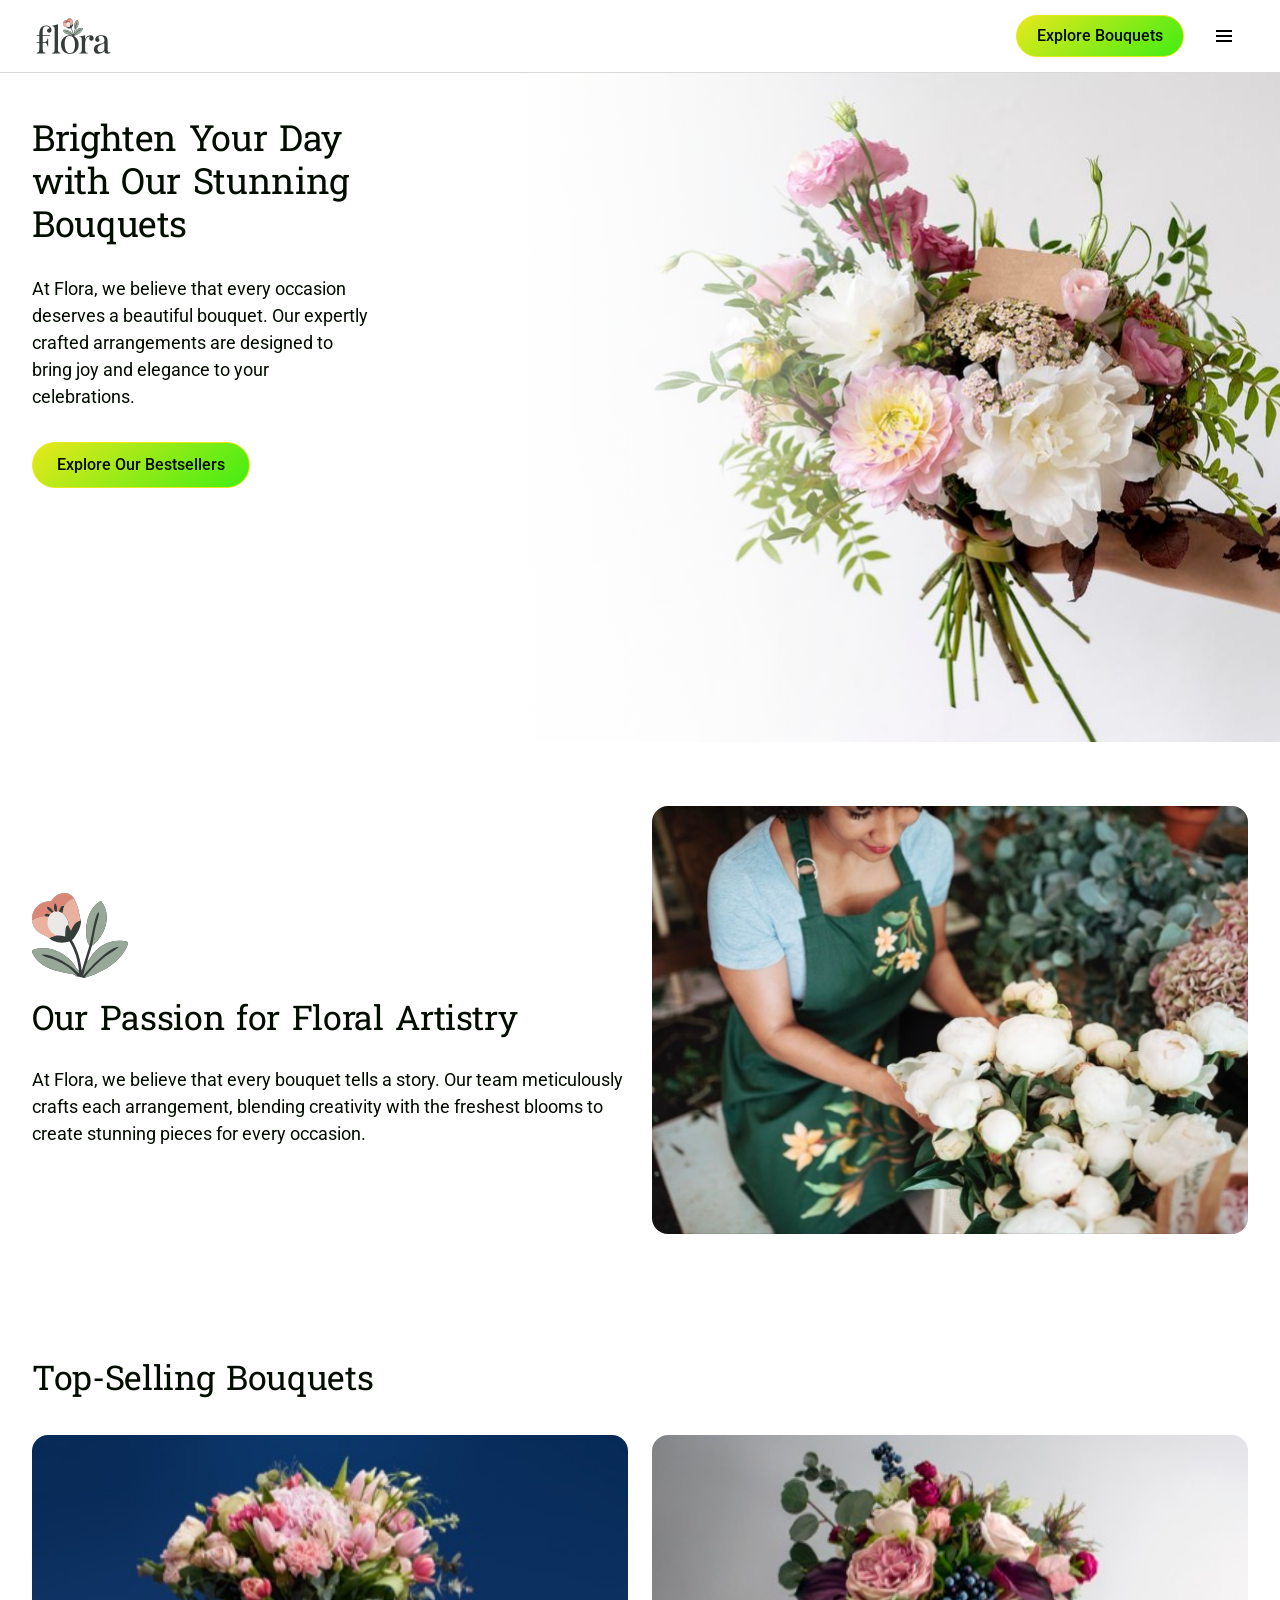
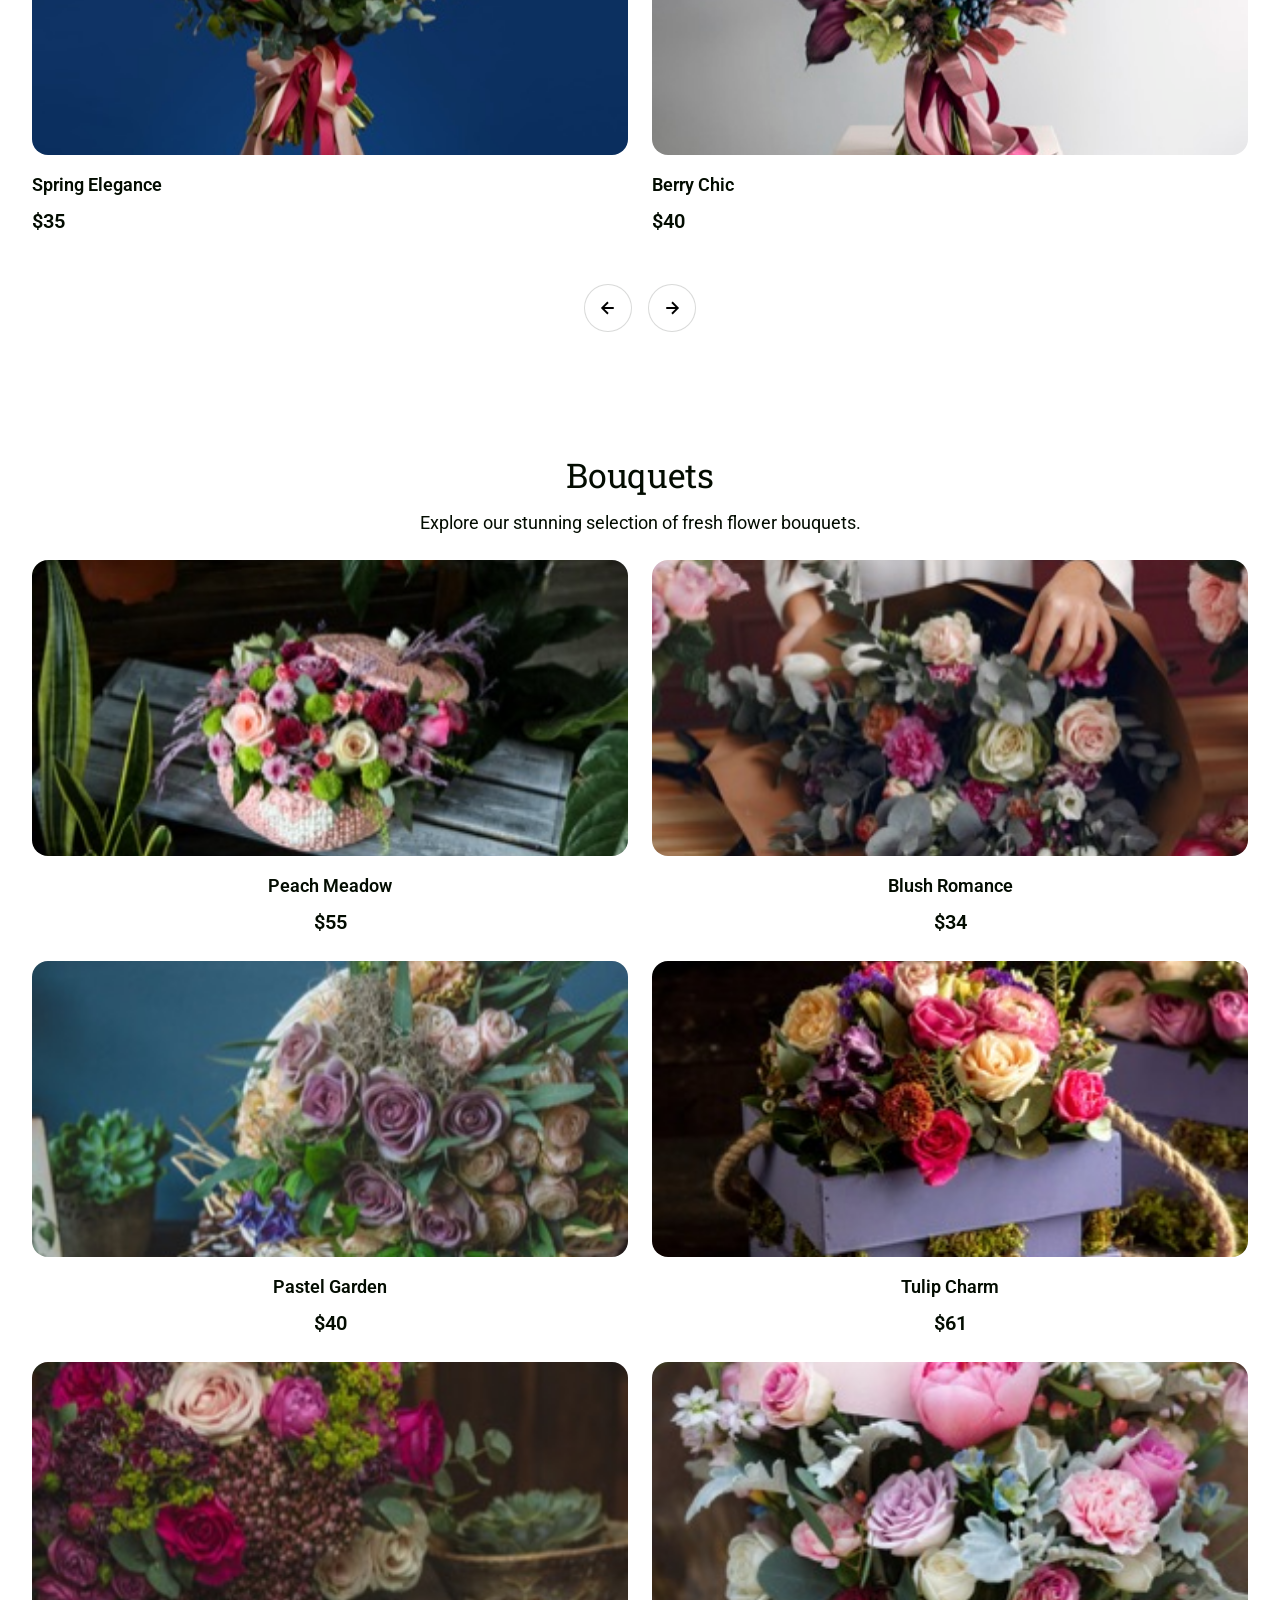
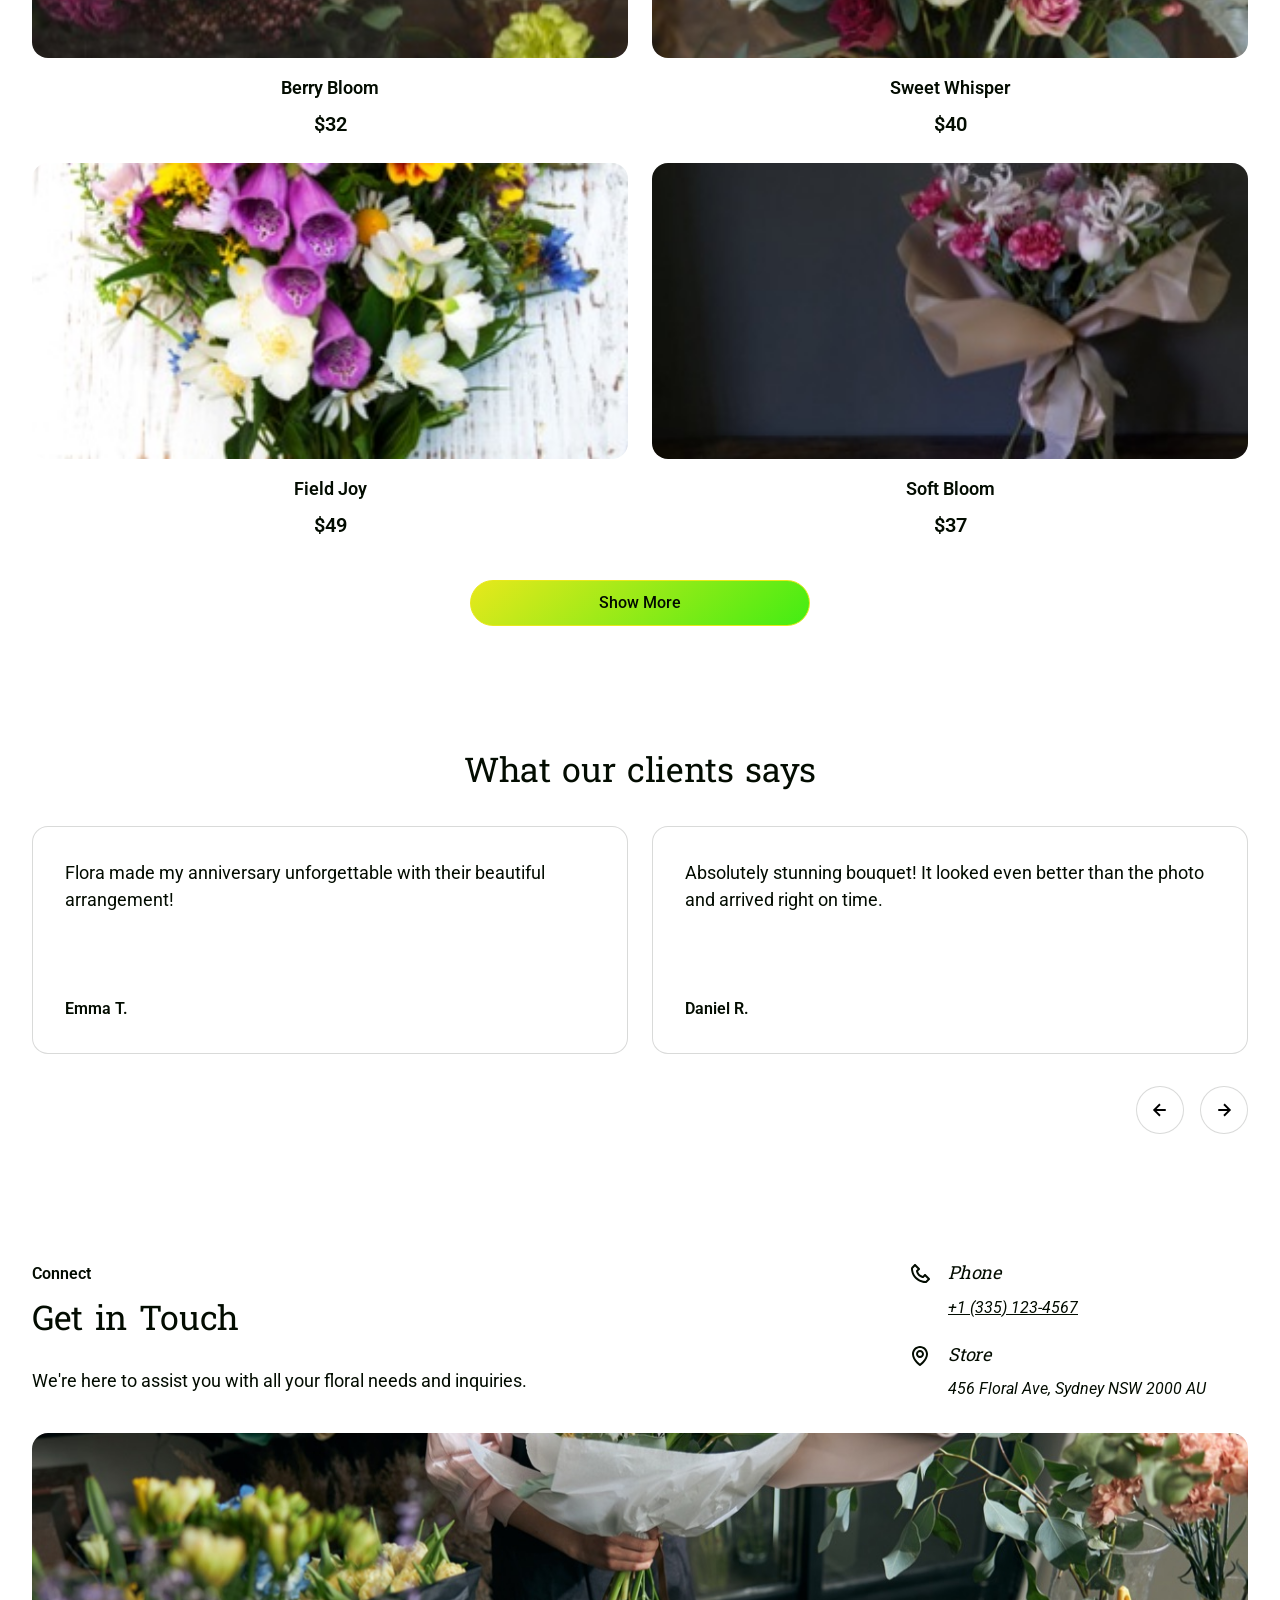
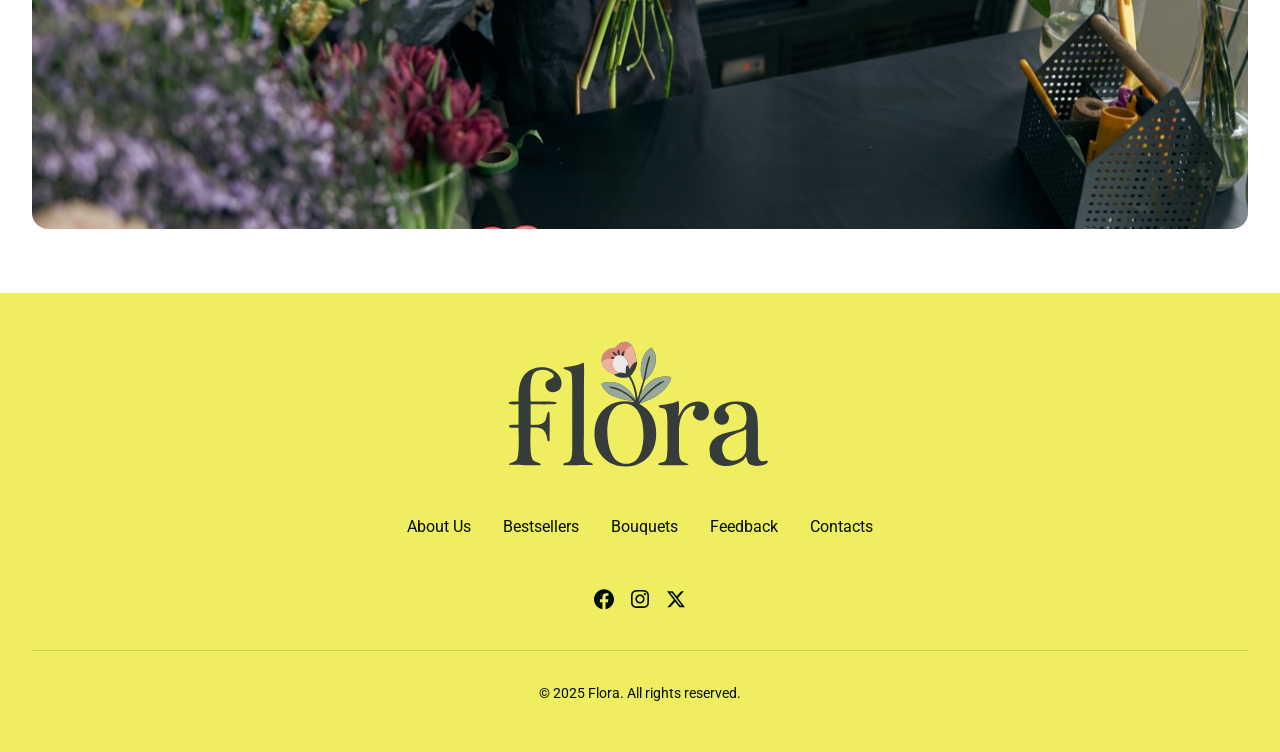
<file: index.html>
<!doctype html>
<html lang="en">
  <head>
    <meta charset="UTF-8" />
    <meta name="viewport" content="width=device-width, initial-scale=1.0" />
    <meta
      name="description"
      content="Flora — expertly crafted fresh flower bouquets for every occasion."
    />
    <title>Flora — Fresh Flower Bouquets</title>

    <link rel="icon" href="./images/favicon.svg" type="image/svg+xml" />
    <link rel="icon" href="./images/favicon-32.png" sizes="32x32" />
    <link rel="apple-touch-icon" href="./images/favicon-180.png" />

    <link rel="preconnect" href="https://fonts.googleapis.com" />
    <link rel="preconnect" href="https://fonts.gstatic.com" crossorigin />
    <link
      href="https://fonts.googleapis.com/css2?family=Hanuman:wght@400;700&family=Roboto:wght@400;500;600&display=swap"
      rel="stylesheet"
    />

    <link
      rel="stylesheet"
      href="https://cdn.jsdelivr.net/npm/animate.css@4.1.1/animate.min.css"
    />

    <link
      rel="stylesheet"
      href="https://cdn.jsdelivr.net/npm/modern-normalize@3.0.1/modern-normalize.min.css"
      integrity="sha384-uo/9/s/Ns8DTg4kjkjex8GezUcgMlKD99gTqxvMkIsaG4lSUbeJ0dVELljipv94t"
      crossorigin="anonymous"
    />
    <link rel="stylesheet" href="./css/reset.css" />
    <link rel="stylesheet" href="./css/styles.css" />
  </head>
  <body>
    <header class="header">
      <div class="container header__container">
        <a class="logo" href="#hero">
          <img
            class="logo__image"
            src="./images/logo.svg"
            width="84"
            height="36"
            alt="Flora"
          />
        </a>

        <nav class="nav" id="primary-nav" aria-label="Main navigation">
          <div class="nav__bar">
            <a class="logo" href="#hero">
              <img
                class="logo__image"
                src="./images/logo.svg"
                width="84"
                height="36"
                alt="Flora"
              />
            </a>
            <button class="nav__close" type="button" aria-label="Close menu">
              <svg
                class="icon"
                width="24"
                height="24"
                aria-hidden="true"
                focusable="false"
              >
                <use href="./images/icons.svg#icon-close"></use>
              </svg>
            </button>
          </div>
          <ul class="nav__list">
            <li class="nav__item">
              <a class="nav__link" href="#about">About Us</a>
            </li>
            <li class="nav__item">
              <a class="nav__link" href="#bestsellers">Bestsellers</a>
            </li>
            <li class="nav__item">
              <a class="nav__link" href="#bouquets">Bouquets</a>
            </li>
            <li class="nav__item">
              <a class="nav__link" href="#feedback">Feedback</a>
            </li>
            <li class="nav__item">
              <a class="nav__link" href="#contacts">Contacts</a>
            </li>
          </ul>
          <a class="button nav__cta" href="#bouquets">Explore Bouquets</a>
        </nav>

        <a class="button header__cta" href="#bouquets">Explore Bouquets</a>

        <button
          class="burger"
          type="button"
          aria-label="Open menu"
          aria-expanded="false"
          aria-controls="primary-nav"
        >
          <svg
            class="burger__icon"
            width="24"
            height="24"
            aria-hidden="true"
            focusable="false"
          >
            <use href="./images/icons.svg#icon-menu"></use>
          </svg>
        </button>
      </div>
    </header>

    <main>
      <!-- Hero -->
      <section class="hero" id="hero" aria-labelledby="hero-title">
        <div class="container hero__container">
          <div class="hero__content animate__animated animate__fadeInUp">
            <h1 class="hero__title" id="hero-title">
              Brighten Your Day with Our Stunning Bouquets
            </h1>
            <p class="hero__text">
              At Flora, we believe that every occasion deserves a beautiful
              bouquet. Our expertly crafted arrangements are designed to bring
              joy and elegance to your celebrations.
            </p>
            <a class="button hero__cta" href="#bestsellers"
              >Explore Our Bestsellers</a
            >
          </div>
        </div>
      </section>

      <!-- About -->
      <section class="section about" id="about" aria-labelledby="about-title">
        <div class="container about__container">
          <div class="about__content animate__animated animate__fadeInUp">
            <img
              class="about__icon"
              src="./images/flower.svg"
              alt=""
              width="96"
              height="85"
            />
            <h2 class="about__title" id="about-title">
              Our Passion for Floral Artistry
            </h2>
            <p class="about__text">
              At Flora, we believe that every bouquet tells a story. Our team
              meticulously crafts each arrangement, blending creativity with the
              freshest blooms to create stunning pieces for every occasion.
            </p>
          </div>

          <img
            class="about__image animate__animated animate__fadeInUp"
            src="./images/about.jpg"
            srcset="./images/about.jpg 1x, ./images/about-2x.jpg 2x"
            width="600"
            height="400"
            loading="lazy"
            decoding="async"
            alt="A florist in an apron arranging white flowers"
          />
        </div>
      </section>

      <!-- Top-Selling Bouquets -->
      <section
        class="section bestsellers"
        id="bestsellers"
        aria-labelledby="bestsellers-title"
      >
        <div class="container">
          <h2 class="bestsellers__title" id="bestsellers-title">
            Top-Selling Bouquets
          </h2>

          <ul class="products bestsellers__list">
            <li class="card">
              <img
                class="card__image"
                src="./images/bestseller-1.jpg"
                srcset="
                  ./images/bestseller-1.jpg    1x,
                  ./images/bestseller-1-2x.jpg 2x
                "
                width="405"
                height="270"
                loading="lazy"
                decoding="async"
                alt="Spring Elegance bouquet"
              />
              <h3 class="card__title">Spring Elegance</h3>
              <p class="card__price">$35</p>
            </li>
            <li class="card">
              <img
                class="card__image"
                src="./images/bestseller-2.jpg"
                srcset="
                  ./images/bestseller-2.jpg    1x,
                  ./images/bestseller-2-2x.jpg 2x
                "
                width="405"
                height="270"
                loading="lazy"
                decoding="async"
                alt="Berry Chic bouquet"
              />
              <h3 class="card__title">Berry Chic</h3>
              <p class="card__price">$40</p>
            </li>
            <li class="card">
              <img
                class="card__image"
                src="./images/bestseller-3.jpg"
                srcset="
                  ./images/bestseller-3.jpg    1x,
                  ./images/bestseller-3-2x.jpg 2x
                "
                width="405"
                height="374"
                loading="lazy"
                decoding="async"
                alt="Lavender Dream bouquet"
              />
              <h3 class="card__title">Lavender Dream</h3>
              <p class="card__price">$55</p>
            </li>
          </ul>

          <div class="slider-controls">
            <button
              class="slider-controls__button"
              type="button"
              aria-label="Previous bouquets"
            >
              <svg
                class="icon"
                width="48"
                height="48"
                aria-hidden="true"
                focusable="false"
              >
                <use href="./images/icons.svg#icon-arrow-left"></use>
              </svg>
            </button>
            <button
              class="slider-controls__button"
              type="button"
              aria-label="Next bouquets"
            >
              <svg
                class="icon"
                width="48"
                height="48"
                aria-hidden="true"
                focusable="false"
              >
                <use href="./images/icons.svg#icon-arrow-right"></use>
              </svg>
            </button>
          </div>
        </div>
      </section>

      <!-- Bouquets -->
      <section
        class="section bouquets"
        id="bouquets"
        aria-labelledby="bouquets-title"
      >
        <div class="container">
          <h2 class="bouquets__title" id="bouquets-title">Bouquets</h2>
          <p class="bouquets__subtitle">
            Explore our stunning selection of fresh flower bouquets.
          </p>

          <ul class="products bouquets__list">
            <li class="card">
              <img
                class="card__image"
                src="./images/bouquet-1.jpg"
                srcset="./images/bouquet-1.jpg 1x, ./images/bouquet-1-2x.jpg 2x"
                width="296"
                height="197"
                loading="lazy"
                decoding="async"
                alt="Peach Meadow bouquet"
              />
              <h3 class="card__title">Peach Meadow</h3>
              <p class="card__price">$55</p>
            </li>
            <li class="card">
              <img
                class="card__image"
                src="./images/bouquet-2.jpg"
                srcset="./images/bouquet-2.jpg 1x, ./images/bouquet-2-2x.jpg 2x"
                width="296"
                height="197"
                loading="lazy"
                decoding="async"
                alt="Blush Romance bouquet"
              />
              <h3 class="card__title">Blush Romance</h3>
              <p class="card__price">$34</p>
            </li>
            <li class="card">
              <img
                class="card__image"
                src="./images/bouquet-3.jpg"
                srcset="./images/bouquet-3.jpg 1x, ./images/bouquet-3-2x.jpg 2x"
                width="296"
                height="274"
                loading="lazy"
                decoding="async"
                alt="Pastel Garden bouquet"
              />
              <h3 class="card__title">Pastel Garden</h3>
              <p class="card__price">$40</p>
            </li>
            <li class="card">
              <img
                class="card__image"
                src="./images/bouquet-4.jpg"
                srcset="./images/bouquet-4.jpg 1x, ./images/bouquet-4-2x.jpg 2x"
                width="296"
                height="370"
                loading="lazy"
                decoding="async"
                alt="Tulip Charm bouquet"
              />
              <h3 class="card__title">Tulip Charm</h3>
              <p class="card__price">$61</p>
            </li>
            <li class="card">
              <img
                class="card__image"
                src="./images/bouquet-5.jpg"
                srcset="./images/bouquet-5.jpg 1x, ./images/bouquet-5-2x.jpg 2x"
                width="296"
                height="286"
                loading="lazy"
                decoding="async"
                alt="Berry Bloom bouquet"
              />
              <h3 class="card__title">Berry Bloom</h3>
              <p class="card__price">$32</p>
            </li>
            <li class="card">
              <img
                class="card__image"
                src="./images/bouquet-6.jpg"
                srcset="./images/bouquet-6.jpg 1x, ./images/bouquet-6-2x.jpg 2x"
                width="296"
                height="444"
                loading="lazy"
                decoding="async"
                alt="Sweet Whisper bouquet"
              />
              <h3 class="card__title">Sweet Whisper</h3>
              <p class="card__price">$40</p>
            </li>
            <li class="card">
              <img
                class="card__image"
                src="./images/bouquet-7.jpg"
                srcset="./images/bouquet-7.jpg 1x, ./images/bouquet-7-2x.jpg 2x"
                width="296"
                height="433"
                loading="lazy"
                decoding="async"
                alt="Field Joy bouquet"
              />
              <h3 class="card__title">Field Joy</h3>
              <p class="card__price">$49</p>
            </li>
            <li class="card">
              <img
                class="card__image"
                src="./images/bouquet-8.jpg"
                srcset="./images/bouquet-8.jpg 1x, ./images/bouquet-8-2x.jpg 2x"
                width="296"
                height="196"
                loading="lazy"
                decoding="async"
                alt="Soft Bloom bouquet"
              />
              <h3 class="card__title">Soft Bloom</h3>
              <p class="card__price">$37</p>
            </li>
          </ul>

          <button class="button bouquets__more" type="button">Show More</button>
        </div>
      </section>

      <!-- Feedbacks -->
      <section
        class="section feedback"
        id="feedback"
        aria-labelledby="feedback-title"
      >
        <div class="container">
          <h2 class="feedback__title" id="feedback-title">
            What our clients says
          </h2>

          <ul class="feedback__list">
            <li class="testimonial">
              <figure class="testimonial__figure">
                <blockquote class="testimonial__quote">
                  <p>
                    Flora made my anniversary unforgettable with their beautiful
                    arrangement!
                  </p>
                </blockquote>
                <figcaption class="testimonial__author">Emma T.</figcaption>
              </figure>
            </li>
            <li class="testimonial">
              <figure class="testimonial__figure">
                <blockquote class="testimonial__quote">
                  <p>
                    Absolutely stunning bouquet! It looked even better than the
                    photo and arrived right on time.
                  </p>
                </blockquote>
                <figcaption class="testimonial__author">Daniel R.</figcaption>
              </figure>
            </li>
            <li class="testimonial">
              <figure class="testimonial__figure">
                <blockquote class="testimonial__quote">
                  <p>
                    The service was exceptional, and the flowers were fresh!
                  </p>
                </blockquote>
                <figcaption class="testimonial__author">Olivia M.</figcaption>
              </figure>
            </li>
            <li class="testimonial">
              <figure class="testimonial__figure">
                <blockquote class="testimonial__quote">
                  <p>
                    Ordered a last-minute gift and was amazed by how fast and
                    professional the delivery was. Highly recommend!
                  </p>
                </blockquote>
                <figcaption class="testimonial__author">Julia K.</figcaption>
              </figure>
            </li>
            <li class="testimonial">
              <figure class="testimonial__figure">
                <blockquote class="testimonial__quote">
                  <p>
                    Every flower was perfect. You can feel the care and love in
                    every bouquet.
                  </p>
                </blockquote>
                <figcaption class="testimonial__author">Mark S.</figcaption>
              </figure>
            </li>
            <li class="testimonial">
              <figure class="testimonial__figure">
                <blockquote class="testimonial__quote">
                  <p>
                    Flora helped make my friend’s birthday extra special. She
                    was blown away by the flowers!
                  </p>
                </blockquote>
                <figcaption class="testimonial__author">Natalie V.</figcaption>
              </figure>
            </li>
          </ul>

          <div class="slider-controls">
            <button
              class="slider-controls__button"
              type="button"
              aria-label="Previous reviews"
            >
              <svg
                class="icon"
                width="48"
                height="48"
                aria-hidden="true"
                focusable="false"
              >
                <use href="./images/icons.svg#icon-arrow-left"></use>
              </svg>
            </button>
            <button
              class="slider-controls__button"
              type="button"
              aria-label="Next reviews"
            >
              <svg
                class="icon"
                width="48"
                height="48"
                aria-hidden="true"
                focusable="false"
              >
                <use href="./images/icons.svg#icon-arrow-right"></use>
              </svg>
            </button>
          </div>
        </div>
      </section>

      <!-- Contacts -->
      <section
        class="section contacts"
        id="contacts"
        aria-labelledby="contacts-title"
      >
        <div class="container">
          <div class="contacts__header">
            <div class="contacts__intro">
              <p class="contacts__eyebrow">Connect</p>
              <h2 class="contacts__title" id="contacts-title">Get in Touch</h2>
              <p class="contacts__text">
                We're here to assist you with all your floral needs and
                inquiries.
              </p>
            </div>

            <address class="contacts__details">
              <ul class="contacts__list">
                <li class="contacts__item">
                  <svg
                    class="icon contacts__icon"
                    width="24"
                    height="24"
                    aria-hidden="true"
                    focusable="false"
                  >
                    <use href="./images/icons.svg#icon-phone"></use>
                  </svg>
                  <span class="contacts__label">Phone</span>
                  <a class="contacts__link" href="tel:+13351234567"
                    >+1 (335) 123-4567</a
                  >
                </li>
                <li class="contacts__item">
                  <svg
                    class="icon contacts__icon"
                    width="24"
                    height="24"
                    aria-hidden="true"
                    focusable="false"
                  >
                    <use href="./images/icons.svg#icon-map"></use>
                  </svg>
                  <span class="contacts__label">Store</span>
                  <p class="contacts__address">
                    456 Floral Ave, Sydney NSW 2000 AU
                  </p>
                </li>
              </ul>
            </address>
          </div>

          <img
            class="contacts__image"
            src="./images/contacts.jpg"
            srcset="./images/contacts.jpg 1x, ./images/contacts-2x.jpg 2x"
            width="1280"
            height="853"
            loading="lazy"
            decoding="async"
            alt="A florist wrapping a bouquet at a flower shop counter"
          />
        </div>
      </section>
    </main>

    <footer class="footer">
      <div class="container footer__container">
        <a class="logo footer__logo" href="#hero">
          <img
            class="logo__image"
            src="./images/logo.svg"
            width="84"
            height="36"
            alt="Flora"
          />
        </a>

        <ul class="footer__nav footer__list">
          <li class="footer__item">
            <a class="footer__link" href="#about">About Us</a>
          </li>
          <li class="footer__item">
            <a class="footer__link" href="#bestsellers">Bestsellers</a>
          </li>
          <li class="footer__item">
            <a class="footer__link" href="#bouquets">Bouquets</a>
          </li>
          <li class="footer__item">
            <a class="footer__link" href="#feedback">Feedback</a>
          </li>
          <li class="footer__item">
            <a class="footer__link" href="#contacts">Contacts</a>
          </li>
        </ul>

        <ul class="socials footer__socials">
          <li class="socials__item">
            <a
              class="socials__link"
              href="https://www.facebook.com"
              target="_blank"
              rel="noopener noreferrer"
              aria-label="Flora on Facebook"
            >
              <svg
                class="icon socials__icon"
                width="24"
                height="24"
                aria-hidden="true"
                focusable="false"
              >
                <use href="./images/icons.svg#icon-facebook"></use>
              </svg>
            </a>
          </li>
          <li class="socials__item">
            <a
              class="socials__link"
              href="https://www.instagram.com"
              target="_blank"
              rel="noopener noreferrer"
              aria-label="Flora on Instagram"
            >
              <svg
                class="icon socials__icon"
                width="24"
                height="24"
                aria-hidden="true"
                focusable="false"
              >
                <use href="./images/icons.svg#icon-instagram"></use>
              </svg>
            </a>
          </li>
          <li class="socials__item">
            <a
              class="socials__link"
              href="https://x.com"
              target="_blank"
              rel="noopener noreferrer"
              aria-label="Flora on X"
            >
              <svg
                class="icon socials__icon"
                width="24"
                height="24"
                aria-hidden="true"
                focusable="false"
              >
                <use href="./images/icons.svg#icon-x"></use>
              </svg>
            </a>
          </li>
        </ul>

        <p class="footer__copyright">© 2025 Flora. All rights reserved.</p>
      </div>
    </footer>

    <script src="./js/main.js" defer></script>
  </body>
</html>
</file>
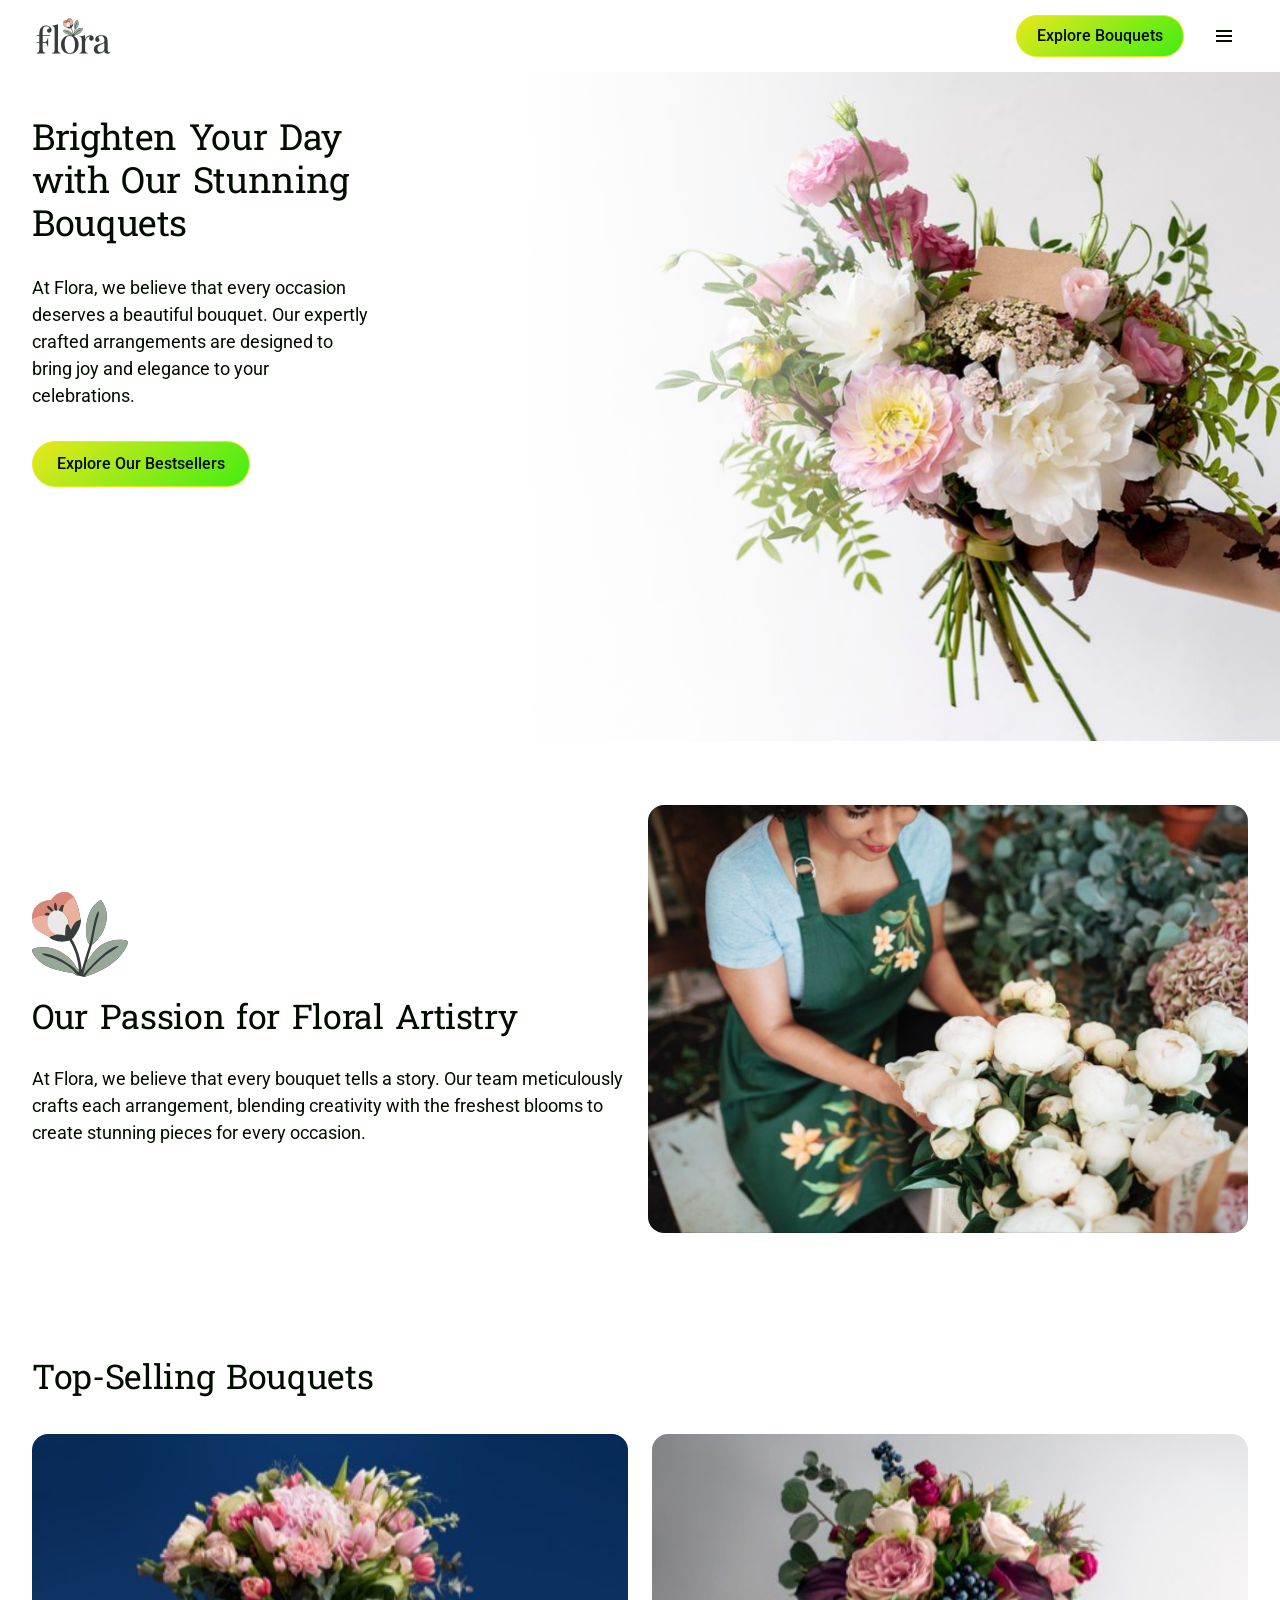
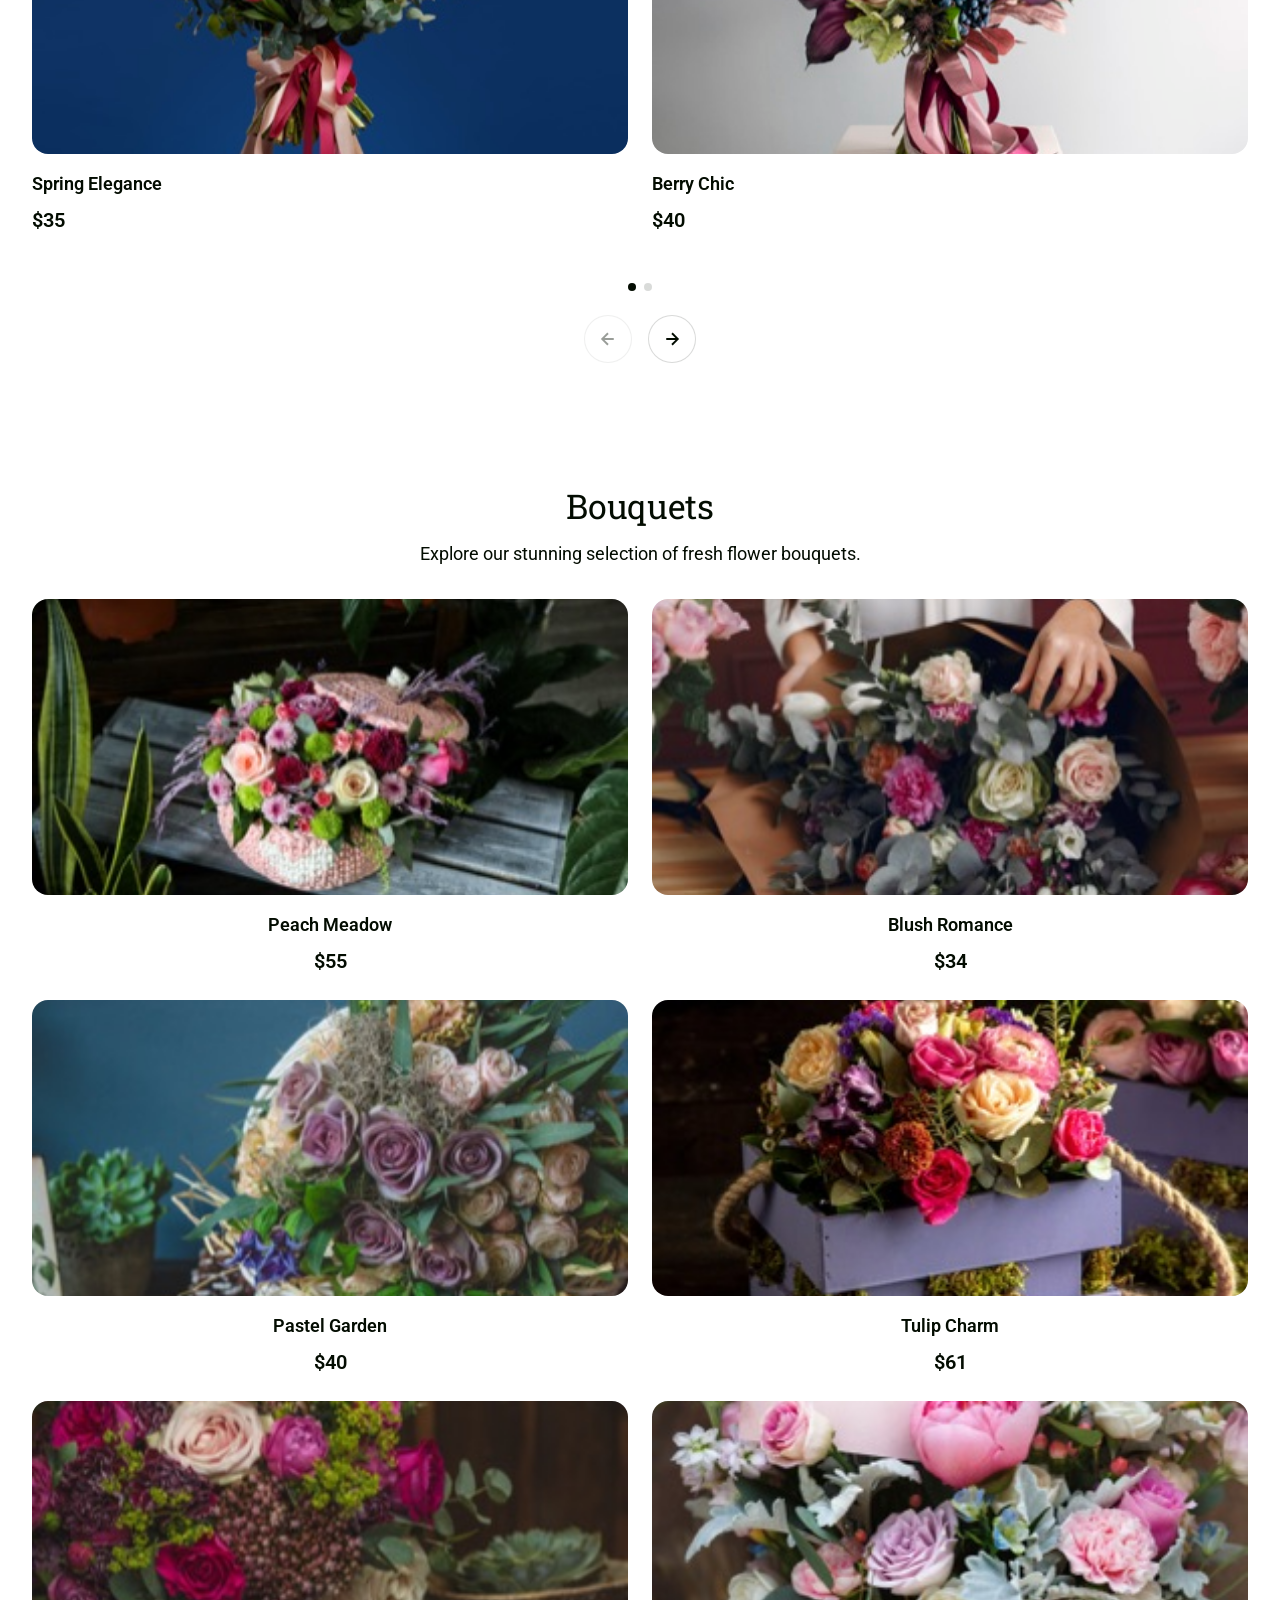
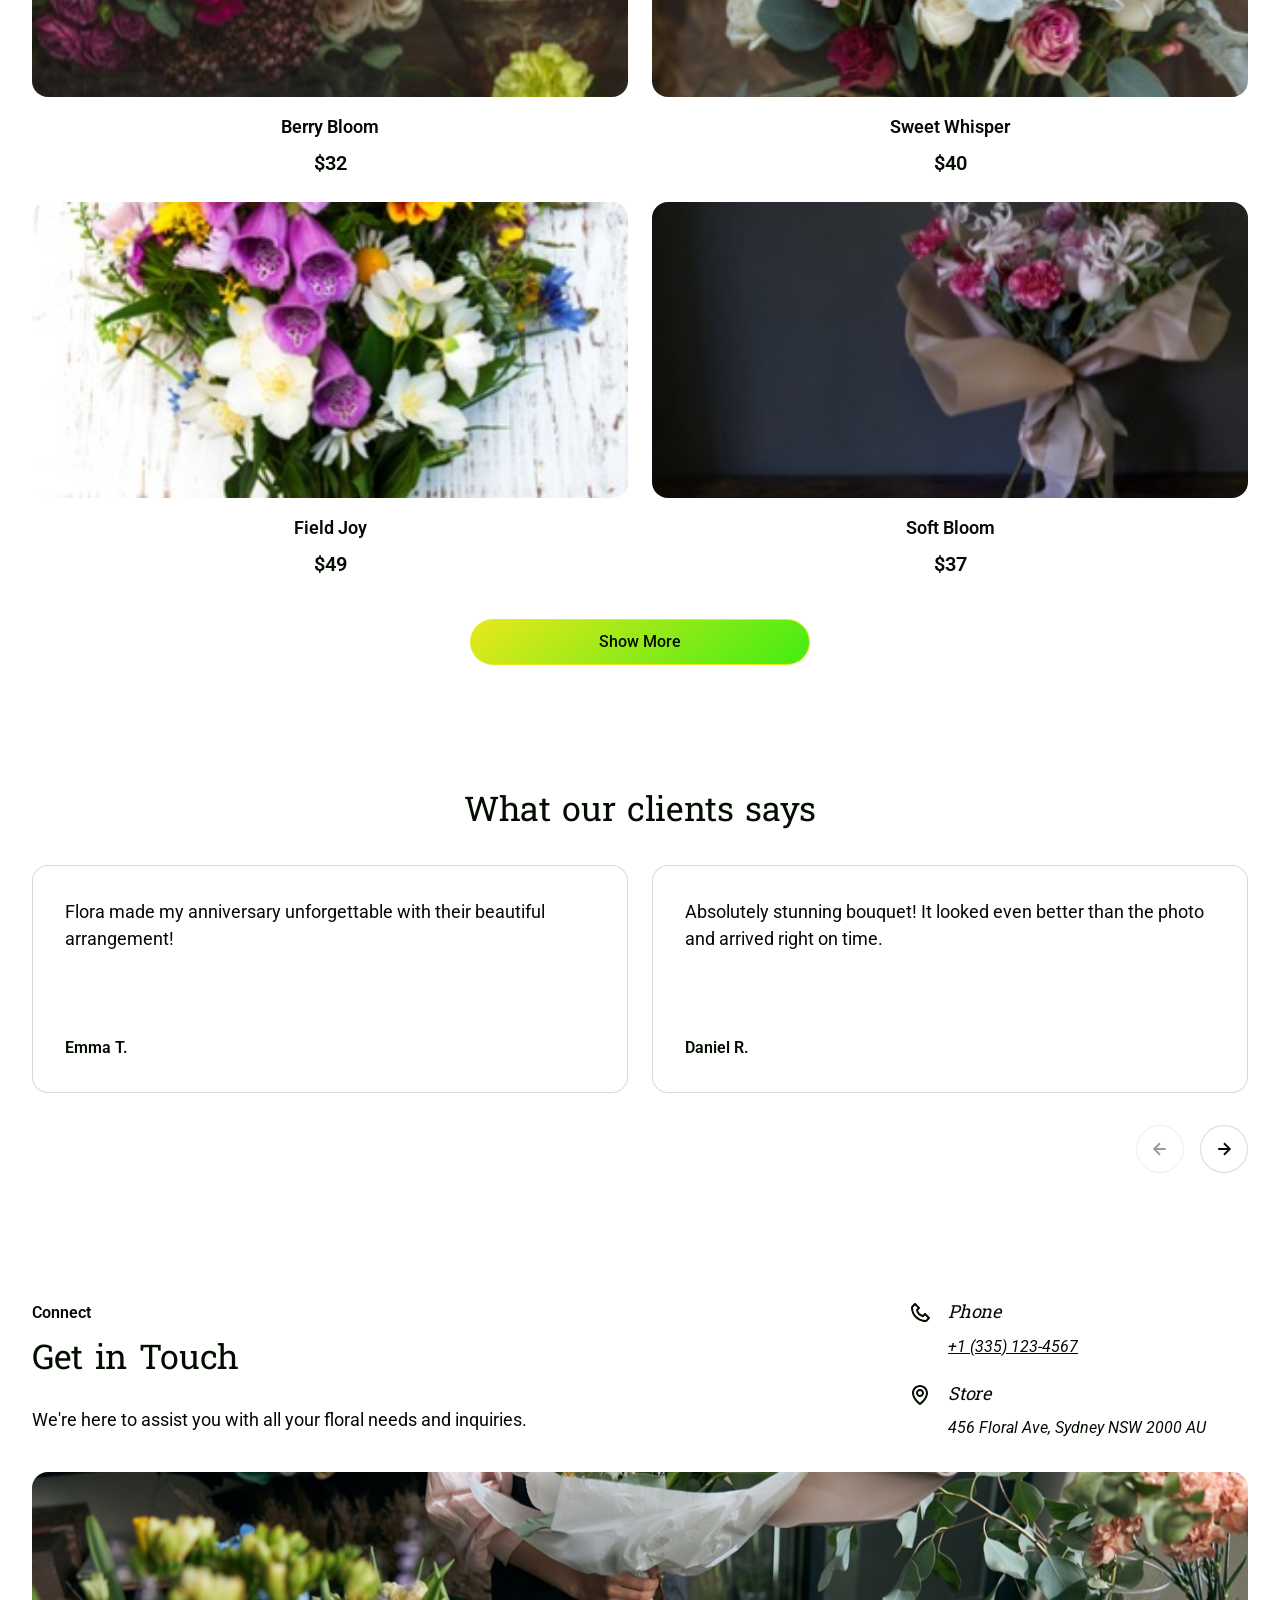
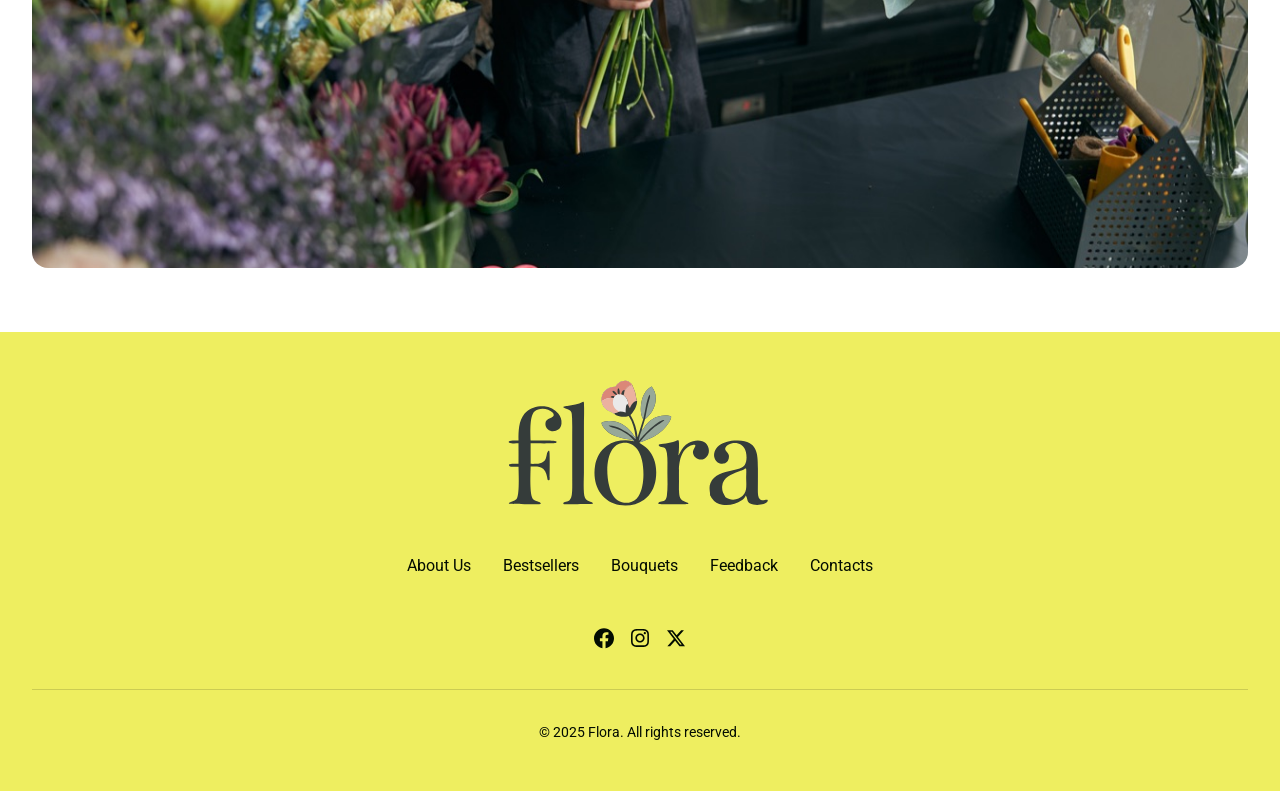
<file: flora-project/index.html>
<!doctype html>
<html lang="en">
  <head>
    <meta charset="UTF-8" />
    <meta name="viewport" content="width=device-width, initial-scale=1.0" />
    <meta
      name="description"
      content="Flora — expertly crafted fresh flower bouquets for every occasion."
    />
    <title>Flora — Fresh Flower Bouquets</title>

    <link rel="icon" href="./images/favicon.svg" type="image/svg+xml" />
    <link rel="icon" href="./images/favicon-32.png" sizes="32x32" />
    <link rel="apple-touch-icon" href="./images/favicon-180.png" />

    <link rel="preconnect" href="https://fonts.googleapis.com" />
    <link rel="preconnect" href="https://fonts.gstatic.com" crossorigin />
    <link
      href="https://fonts.googleapis.com/css2?family=Hanuman:wght@400;700&family=Roboto:wght@400;500;600&display=swap"
      rel="stylesheet"
    />

    <link
      rel="stylesheet"
      href="https://cdn.jsdelivr.net/npm/modern-normalize@3.0.1/modern-normalize.min.css"
    />
    <link rel="stylesheet" href="./css/styles.css" />
  </head>
  <body>
    <!-- Inlined SVG sprite: lets <use href="#…"> render when index.html is opened directly (file://) -->
    <svg class="sprite" width="0" height="0" aria-hidden="true" style="position: absolute">
      <symbol id="icon-phone" viewBox="0 0 24 24"><path d="M17.7071 12.293C17.6143 12.2 17.5041 12.1263 17.3828 12.076C17.2615 12.0257 17.1314 11.9998 17.0001 11.9998C16.8688 11.9998 16.7387 12.0257 16.6174 12.076C16.4961 12.1263 16.3859 12.2 16.2931 12.293L14.6991 13.887C13.9601 13.667 12.5811 13.167 11.7071 12.293C10.8331 11.419 10.3331 10.04 10.1131 9.30096L11.7071 7.70696C11.8 7.61417 11.8738 7.50397 11.9241 7.38265C11.9744 7.26134 12.0003 7.13129 12.0003 6.99996C12.0003 6.86862 11.9744 6.73858 11.9241 6.61726C11.8738 6.49595 11.8 6.38575 11.7071 6.29296L7.70709 2.29296C7.6143 2.20001 7.5041 2.12627 7.38278 2.07596C7.26147 2.02565 7.13142 1.99976 7.00009 1.99976C6.86876 1.99976 6.73871 2.02565 6.6174 2.07596C6.49608 2.12627 6.38588 2.20001 6.29309 2.29296L3.58109 5.00496C3.20109 5.38496 2.98709 5.90696 2.99509 6.43996C3.01809 7.86396 3.39509 12.81 7.29309 16.708C11.1911 20.606 16.1371 20.982 17.5621 21.006H17.5901C18.1181 21.006 18.6171 20.798 18.9951 20.42L21.7071 17.708C21.8 17.6152 21.8738 17.505 21.9241 17.3837C21.9744 17.2623 22.0003 17.1323 22.0003 17.001C22.0003 16.8696 21.9744 16.7396 21.9241 16.6183C21.8738 16.4969 21.8 16.3867 21.7071 16.294L17.7071 12.293ZM17.5801 19.005C16.3321 18.984 12.0621 18.649 8.70709 15.293C5.34109 11.927 5.01509 7.64196 4.99509 6.41896L7.00009 4.41396L9.58609 6.99996L8.29309 8.29296C8.17555 8.41041 8.08913 8.55529 8.04164 8.71453C7.99415 8.87376 7.98709 9.04231 8.02109 9.20496C8.04509 9.31996 8.63209 12.047 10.2921 13.707C11.9521 15.367 14.6791 15.954 14.7941 15.978C14.9566 16.0129 15.1254 16.0064 15.2847 15.9591C15.4441 15.9117 15.589 15.825 15.7061 15.707L17.0001 14.414L19.5861 17L17.5801 19.005Z" fill="currentColor"/></symbol>
      <symbol id="icon-map" viewBox="0 0 24 24"><g><path d="M12.0001 14C14.2061 14 16.0001 12.206 16.0001 10C16.0001 7.794 14.2061 6 12.0001 6C9.79406 6 8.00006 7.794 8.00006 10C8.00006 12.206 9.79406 14 12.0001 14ZM12.0001 8C13.1031 8 14.0001 8.897 14.0001 10C14.0001 11.103 13.1031 12 12.0001 12C10.8971 12 10.0001 11.103 10.0001 10C10.0001 8.897 10.8971 8 12.0001 8Z" fill="currentColor"/><path d="M11.4201 21.814C11.5893 21.9349 11.7921 21.9998 12.0001 21.9998C12.2081 21.9998 12.4108 21.9349 12.5801 21.814C12.8841 21.599 20.0291 16.44 20.0001 10C20.0001 5.589 16.4111 2 12.0001 2C7.58909 2 4.00009 5.589 4.00009 9.995C3.97109 16.44 11.1161 21.599 11.4201 21.814ZM12.0001 4C15.3091 4 18.0001 6.691 18.0001 10.005C18.0211 14.443 13.6121 18.428 12.0001 19.735C10.3891 18.427 5.97909 14.441 6.00009 10C6.00009 6.691 8.69109 4 12.0001 4Z" fill="currentColor"/></g></symbol>
      <symbol id="icon-facebook" viewBox="0 0 24 24"><path d="M22 12.3038C22 6.74719 17.5229 2.24268 12 2.24268C6.47715 2.24268 2 6.74719 2 12.3038C2 17.3255 5.65684 21.4879 10.4375 22.2427V15.2121H7.89844V12.3038H10.4375V10.0872C10.4375 7.56564 11.9305 6.1728 14.2146 6.1728C15.3088 6.1728 16.4531 6.36931 16.4531 6.36931V8.84529H15.1922C13.95 8.84529 13.5625 9.6209 13.5625 10.4166V12.3038H16.3359L15.8926 15.2121H13.5625V22.2427C18.3432 21.4879 22 17.3257 22 12.3038Z" fill="currentColor"/></symbol>
      <symbol id="icon-instagram" viewBox="0 0 24 24"><path d="M11.9988 4.62091C14.4032 4.62091 14.6878 4.63159 15.6332 4.67378C16.5123 4.71258 16.9864 4.85994 17.303 4.98311C17.7215 5.14509 18.0235 5.34194 18.3362 5.65465C18.6528 5.97129 18.8458 6.26994 19.0111 6.68838C19.1343 7.00503 19.2816 7.48253 19.3204 8.35822C19.3626 9.3076 19.3733 9.59218 19.3733 11.9932C19.3733 14.3942 19.3626 14.6821 19.3204 15.6281C19.2816 16.5072 19.1343 16.9813 19.0111 17.298C18.8491 17.7164 18.6528 18.0184 18.3396 18.3311C18.0229 18.6478 17.7243 18.8407 17.3064 19.0061C16.9898 19.1292 16.5117 19.2766 15.6366 19.3154C14.6872 19.3576 14.4026 19.3683 12.0016 19.3683C9.60062 19.3683 9.31266 19.3576 8.36666 19.3154C7.48759 19.2766 7.01346 19.1292 6.69682 19.0061C6.27838 18.8441 5.97635 18.6478 5.66308 18.3345C5.34644 18.0179 5.15353 17.7192 4.98817 17.3013C4.865 16.9847 4.71765 16.5066 4.67884 15.6315C4.63666 14.6821 4.62597 14.3975 4.62597 11.9965C4.62597 9.59556 4.63666 9.3076 4.67884 8.3616C4.71765 7.48253 4.865 7.0084 4.98817 6.69176C5.15015 6.27331 5.347 5.97129 5.65971 5.65802C5.97635 5.34137 6.275 5.14846 6.69344 4.98311C7.01009 4.85994 7.48759 4.71258 8.36328 4.67378C9.30872 4.63159 9.59387 4.62091 11.9982 4.62091H11.9988ZM11.9988 3.00056C9.55563 3.00056 9.25023 3.01125 8.29017 3.05343C7.33405 3.09561 6.67657 3.25028 6.1074 3.47187C5.51348 3.70359 5.01067 4.00955 4.5118 4.51236C4.00899 5.01179 3.70303 5.51404 3.47131 6.10459C3.24972 6.6777 3.09505 7.33123 3.05287 8.28736C3.01069 9.25079 3 9.55619 3 11.9994C3 14.4425 3.01069 14.7479 3.05287 15.708C3.09505 16.6641 3.24972 17.3216 3.47131 17.8908C3.70359 18.4847 4.00899 18.9875 4.5118 19.4864C5.01067 19.9852 5.51348 20.2951 6.10402 20.5235C6.67713 20.7451 7.33067 20.8997 8.28679 20.9419C9.24629 20.9841 9.55225 20.9948 11.9954 20.9948C14.4386 20.9948 14.7446 20.9841 15.7041 20.9419C16.6602 20.8997 17.3177 20.7451 17.8868 20.5235C18.4774 20.2951 18.9802 19.9858 19.4791 19.4864C19.9779 18.9869 20.2878 18.4847 20.5162 17.8941C20.7378 17.321 20.8924 16.6675 20.9346 15.7114C20.9768 14.7519 20.9875 14.4459 20.9875 12.0027C20.9875 9.55956 20.9768 9.25417 20.9346 8.29411C20.8924 7.33798 20.7378 6.68051 20.5162 6.11133C20.2946 5.51348 19.9886 5.01123 19.4864 4.5118C18.9875 4.01293 18.4847 3.70303 17.8941 3.47469C17.321 3.25309 16.6675 3.09842 15.7114 3.05624C14.7485 3.01069 14.4425 3 11.9994 3L11.9988 3.00056Z" fill="currentColor"/><path d="M11.9985 7.37695C9.44683 7.37695 7.37598 9.44724 7.37598 11.9995C7.37598 14.5518 9.44626 16.6221 11.9985 16.6221C14.5508 16.6221 16.6211 14.5518 16.6211 11.9995C16.6211 9.4478 14.5508 7.37695 11.9985 7.37695ZM11.9985 14.9978C10.3428 14.9978 9.00026 13.6553 9.00026 11.9995C9.00026 10.3437 10.3428 9.00124 11.9985 9.00124C13.6543 9.00124 14.9968 10.3437 14.9968 11.9995C14.9968 13.6553 13.6543 14.9978 11.9985 14.9978Z" fill="currentColor"/><path d="M17.8822 7.19404C17.8822 7.79021 17.3991 8.27333 16.8029 8.27333C16.2068 8.27333 15.7236 7.79021 15.7236 7.19404C15.7236 6.59787 16.2068 6.11475 16.8029 6.11475C17.3991 6.11475 17.8822 6.59787 17.8822 7.19404Z" fill="currentColor"/></symbol>
      <symbol id="icon-x" viewBox="0 0 24 24"><path d="M17.1761 4.24268H19.9362L13.9061 11.0201L21 20.2427H15.4456L11.0951 14.6493L6.11723 20.2427H3.35544L9.80517 12.9935L3 4.24268H8.69545L12.6279 9.3553L17.1761 4.24268ZM16.2073 18.6181H17.7368L7.86441 5.78196H6.2232L16.2073 18.6181Z" fill="currentColor"/></symbol>
      <symbol id="icon-arrow-left" viewBox="0 0 48 48"><path d="M24.7071 29.293L20.4141 25H30.0001V23H20.4141L24.7071 18.707L23.2931 17.293L16.5861 24L23.2931 30.707L24.7071 29.293Z" fill="currentColor"/></symbol>
      <symbol id="icon-arrow-right" viewBox="0 0 48 48"><path d="M23.293 29.293L24.707 30.707L31.414 24L24.707 17.293L23.293 18.707L27.586 23H18V25H27.586L23.293 29.293Z" fill="currentColor"/></symbol>
      <symbol id="icon-menu" viewBox="0 0 24 24"><path d="M4 6H20V8H4V6ZM4 11H20V13H4V11ZM4 16H20V18H4V16Z" fill="currentColor"/></symbol>
      <symbol id="icon-star" viewBox="0 0 20 19"><path d="M9.07088 0.612343C9.41462 -0.204115 10.5854 -0.204114 10.9291 0.612346L12.9579 5.43123C13.1029 5.77543 13.4306 6.01061 13.8067 6.0404L19.0727 6.45748C19.9649 6.52814 20.3267 7.62813 19.6469 8.2034L15.6348 11.5987C15.3482 11.8412 15.223 12.2218 15.3106 12.5843L16.5363 17.661C16.744 18.5211 15.7969 19.201 15.033 18.7401L10.5245 16.0196C10.2025 15.8252 9.7975 15.8252 9.47548 16.0196L4.96699 18.7401C4.20311 19.201 3.25596 18.5211 3.46363 17.661L4.68942 12.5843C4.77698 12.2218 4.65182 11.8412 4.36526 11.5987L0.353062 8.2034C-0.326718 7.62813 0.0350679 6.52814 0.927291 6.45748L6.19336 6.0404C6.5695 6.01061 6.89716 5.77543 7.04207 5.43123L9.07088 0.612343Z" fill="currentColor"/></symbol>
    </svg>

    <header class="header">
      <div class="container header__container">
        <a class="logo" href="#hero">
          <img class="logo__image" src="./images/logo.svg" alt="Flora" />
        </a>

        <nav class="nav" id="primary-nav" aria-label="Main navigation">
          <ul class="nav__list">
            <li class="nav__item">
              <a class="nav__link" href="#about">About Us</a>
            </li>
            <li class="nav__item">
              <a class="nav__link" href="#bestsellers">Bestsellers</a>
            </li>
            <li class="nav__item">
              <a class="nav__link" href="#bouquets">Bouquets</a>
            </li>
            <li class="nav__item">
              <a class="nav__link" href="#feedback">Feedback</a>
            </li>
            <li class="nav__item">
              <a class="nav__link" href="#contacts">Contacts</a>
            </li>
          </ul>
        </nav>

        <a class="button header__cta" href="#bouquets">Explore Bouquets</a>

        <button
          class="burger"
          type="button"
          aria-label="Open menu"
          aria-expanded="false"
          aria-controls="primary-nav"
        >
          <svg
            class="burger__icon"
            width="24"
            height="24"
            aria-hidden="true"
            focusable="false"
          >
            <use href="#icon-menu"></use>
          </svg>
        </button>
      </div>
    </header>

    <main>
      <!-- Hero -->
      <section class="hero" id="hero" aria-labelledby="hero-title">
        <div class="container hero__container">
          <div class="hero__content">
            <h1 class="hero__title" id="hero-title">
              Brighten Your Day with Our Stunning Bouquets
            </h1>
            <p class="hero__text">
              At Flora, we believe that every occasion deserves a beautiful
              bouquet. Our expertly crafted arrangements are designed to bring
              joy and elegance to your celebrations.
            </p>
            <a class="button hero__cta" href="#bestsellers"
              >Explore Our Bestsellers</a
            >
          </div>
        </div>

        <img
          class="hero__image"
          src="./images/hero.jpg"
          srcset="./images/hero.jpg 1x, ./images/hero@2x.jpg 2x"
          width="1794"
          height="670"
          decoding="async"
          alt="A lush bouquet of pink and white flowers held in hands"
        />
      </section>

      <!-- About -->
      <section class="about" id="about" aria-labelledby="about-title">
        <div class="container about__container">
          <div class="about__content">
            <img
              class="about__icon"
              src="./images/flower.svg"
              alt=""
              width="96"
              height="85"
            />
            <h2 class="about__title" id="about-title">
              Our Passion for Floral Artistry
            </h2>
            <p class="about__text">
              At Flora, we believe that every bouquet tells a story. Our team
              meticulously crafts each arrangement, blending creativity with the
              freshest blooms to create stunning pieces for every occasion.
            </p>
          </div>

          <img
            class="about__image"
            src="./images/about.jpg"
            srcset="./images/about.jpg 1x, ./images/about@2x.jpg 2x"
            width="600"
            height="400"
            loading="lazy"
            decoding="async"
            alt="A florist in an apron arranging white flowers"
          />
        </div>
      </section>

      <!-- Top-Selling Bouquets -->
      <section
        class="bestsellers"
        id="bestsellers"
        aria-labelledby="bestsellers-title"
        aria-roledescription="carousel"
        data-slider
      >
        <div class="container">
          <h2 class="bestsellers__title" id="bestsellers-title">
            Top-Selling Bouquets
          </h2>

          <div class="slider__viewport">
            <ul class="products bestsellers__list slider__track">
              <li
                class="card slider__slide"
                aria-roledescription="slide"
                aria-label="1 of 3"
              >
                <img
                  class="card__image"
                  src="./images/bestseller-1.jpg"
                  srcset="
                    ./images/bestseller-1.jpg    1x,
                    ./images/bestseller-1@2x.jpg 2x
                  "
                  width="405"
                  height="270"
                  loading="lazy"
                  decoding="async"
                  alt="Spring Elegance bouquet"
                />
                <h3 class="card__title">Spring Elegance</h3>
                <p class="card__price">$35</p>
              </li>
              <li
                class="card slider__slide"
                aria-roledescription="slide"
                aria-label="2 of 3"
              >
                <img
                  class="card__image"
                  src="./images/bestseller-2.jpg"
                  srcset="
                    ./images/bestseller-2.jpg    1x,
                    ./images/bestseller-2@2x.jpg 2x
                  "
                  width="405"
                  height="270"
                  loading="lazy"
                  decoding="async"
                  alt="Berry Chic bouquet"
                />
                <h3 class="card__title">Berry Chic</h3>
                <p class="card__price">$40</p>
              </li>
              <li
                class="card slider__slide"
                aria-roledescription="slide"
                aria-label="3 of 3"
              >
                <img
                  class="card__image"
                  src="./images/bestseller-3.jpg"
                  srcset="
                    ./images/bestseller-3.jpg    1x,
                    ./images/bestseller-3@2x.jpg 2x
                  "
                  width="405"
                  height="374"
                  loading="lazy"
                  decoding="async"
                  alt="Lavender Dream bouquet"
                />
                <h3 class="card__title">Lavender Dream</h3>
                <p class="card__price">$55</p>
              </li>
            </ul>
          </div>

          <div class="slider-controls">
            <div class="slider-dots"></div>
            <div class="slider-controls__arrows">
              <button
                class="slider-controls__button"
                type="button"
                data-dir="prev"
                aria-label="Previous bouquets"
              >
                <svg
                  class="icon"
                  width="48"
                  height="48"
                  aria-hidden="true"
                  focusable="false"
                >
                  <use href="#icon-arrow-left"></use>
                </svg>
              </button>
              <button
                class="slider-controls__button"
                type="button"
                data-dir="next"
                aria-label="Next bouquets"
              >
                <svg
                  class="icon"
                  width="48"
                  height="48"
                  aria-hidden="true"
                  focusable="false"
                >
                  <use href="#icon-arrow-right"></use>
                </svg>
              </button>
            </div>
          </div>
        </div>
      </section>

      <!-- Bouquets -->
      <section class="bouquets" id="bouquets" aria-labelledby="bouquets-title">
        <div class="container">
          <h2 class="bouquets__title" id="bouquets-title">Bouquets</h2>
          <p class="bouquets__subtitle">
            Explore our stunning selection of fresh flower bouquets.
          </p>

          <ul class="products bouquets__list">
            <li class="card">
              <img
                class="card__image"
                src="./images/bouquet-1.jpg"
                srcset="
                  ./images/bouquet-1.jpg    1x,
                  ./images/bouquet-1@2x.jpg 2x
                "
                width="296"
                height="197"
                loading="lazy"
                decoding="async"
                alt="Peach Meadow bouquet"
              />
              <h3 class="card__title">Peach Meadow</h3>
              <p class="card__price">$55</p>
            </li>
            <li class="card">
              <img
                class="card__image"
                src="./images/bouquet-2.jpg"
                srcset="
                  ./images/bouquet-2.jpg    1x,
                  ./images/bouquet-2@2x.jpg 2x
                "
                width="296"
                height="197"
                loading="lazy"
                decoding="async"
                alt="Blush Romance bouquet"
              />
              <h3 class="card__title">Blush Romance</h3>
              <p class="card__price">$34</p>
            </li>
            <li class="card">
              <img
                class="card__image"
                src="./images/bouquet-3.jpg"
                srcset="
                  ./images/bouquet-3.jpg    1x,
                  ./images/bouquet-3@2x.jpg 2x
                "
                width="296"
                height="274"
                loading="lazy"
                decoding="async"
                alt="Pastel Garden bouquet"
              />
              <h3 class="card__title">Pastel Garden</h3>
              <p class="card__price">$40</p>
            </li>
            <li class="card">
              <img
                class="card__image"
                src="./images/bouquet-4.jpg"
                srcset="
                  ./images/bouquet-4.jpg    1x,
                  ./images/bouquet-4@2x.jpg 2x
                "
                width="296"
                height="370"
                loading="lazy"
                decoding="async"
                alt="Tulip Charm bouquet"
              />
              <h3 class="card__title">Tulip Charm</h3>
              <p class="card__price">$61</p>
            </li>
            <li class="card">
              <img
                class="card__image"
                src="./images/bouquet-5.jpg"
                srcset="
                  ./images/bouquet-5.jpg    1x,
                  ./images/bouquet-5@2x.jpg 2x
                "
                width="296"
                height="286"
                loading="lazy"
                decoding="async"
                alt="Berry Bloom bouquet"
              />
              <h3 class="card__title">Berry Bloom</h3>
              <p class="card__price">$32</p>
            </li>
            <li class="card">
              <img
                class="card__image"
                src="./images/bouquet-6.jpg"
                srcset="
                  ./images/bouquet-6.jpg    1x,
                  ./images/bouquet-6@2x.jpg 2x
                "
                width="296"
                height="444"
                loading="lazy"
                decoding="async"
                alt="Sweet Whisper bouquet"
              />
              <h3 class="card__title">Sweet Whisper</h3>
              <p class="card__price">$40</p>
            </li>
            <li class="card">
              <img
                class="card__image"
                src="./images/bouquet-7.jpg"
                srcset="
                  ./images/bouquet-7.jpg    1x,
                  ./images/bouquet-7@2x.jpg 2x
                "
                width="296"
                height="433"
                loading="lazy"
                decoding="async"
                alt="Field Joy bouquet"
              />
              <h3 class="card__title">Field Joy</h3>
              <p class="card__price">$49</p>
            </li>
            <li class="card">
              <img
                class="card__image"
                src="./images/bouquet-8.jpg"
                srcset="
                  ./images/bouquet-8.jpg    1x,
                  ./images/bouquet-8@2x.jpg 2x
                "
                width="296"
                height="196"
                loading="lazy"
                decoding="async"
                alt="Soft Bloom bouquet"
              />
              <h3 class="card__title">Soft Bloom</h3>
              <p class="card__price">$37</p>
            </li>
          </ul>

          <button class="button bouquets__more" type="button">Show More</button>
        </div>
      </section>

      <!-- Feedbacks -->
      <section
        class="feedback"
        id="feedback"
        aria-labelledby="feedback-title"
        aria-roledescription="carousel"
        data-slider
      >
        <div class="container">
          <h2 class="feedback__title" id="feedback-title">
            What our clients says
          </h2>

          <div class="slider__viewport">
            <ul class="feedback__list slider__track">
              <li
                class="testimonial slider__slide"
                aria-roledescription="slide"
                aria-label="1 of 6"
              >
                <figure class="testimonial__figure">
                  <blockquote class="testimonial__quote">
                    <p>
                      Flora made my anniversary unforgettable with their
                      beautiful arrangement!
                    </p>
                  </blockquote>
                  <figcaption class="testimonial__author">Emma T.</figcaption>
                </figure>
              </li>
              <li
                class="testimonial slider__slide"
                aria-roledescription="slide"
                aria-label="2 of 6"
              >
                <figure class="testimonial__figure">
                  <blockquote class="testimonial__quote">
                    <p>
                      Absolutely stunning bouquet! It looked even better than
                      the photo and arrived right on time.
                    </p>
                  </blockquote>
                  <figcaption class="testimonial__author">Daniel R.</figcaption>
                </figure>
              </li>
              <li
                class="testimonial slider__slide"
                aria-roledescription="slide"
                aria-label="3 of 6"
              >
                <figure class="testimonial__figure">
                  <blockquote class="testimonial__quote">
                    <p>
                      The service was exceptional, and the flowers were fresh!
                    </p>
                  </blockquote>
                  <figcaption class="testimonial__author">Olivia M.</figcaption>
                </figure>
              </li>
              <li
                class="testimonial slider__slide"
                aria-roledescription="slide"
                aria-label="4 of 6"
              >
                <figure class="testimonial__figure">
                  <div class="testimonial__body">
                    <div
                      class="testimonial__rating"
                      role="img"
                      aria-label="Rated 5 out of 5 stars"
                    >
                      <svg class="star" width="20" height="19" aria-hidden="true" focusable="false"><use href="#icon-star"></use></svg>
                      <svg class="star" width="20" height="19" aria-hidden="true" focusable="false"><use href="#icon-star"></use></svg>
                      <svg class="star" width="20" height="19" aria-hidden="true" focusable="false"><use href="#icon-star"></use></svg>
                      <svg class="star" width="20" height="19" aria-hidden="true" focusable="false"><use href="#icon-star"></use></svg>
                      <svg class="star" width="20" height="19" aria-hidden="true" focusable="false"><use href="#icon-star"></use></svg>
                    </div>
                    <blockquote class="testimonial__quote">
                      <p>
                        Ordered a last-minute gift and was amazed by how fast
                        and professional the delivery was. Highly recommend!
                      </p>
                    </blockquote>
                  </div>
                  <figcaption class="testimonial__author">Julia K.</figcaption>
                </figure>
              </li>
              <li
                class="testimonial slider__slide"
                aria-roledescription="slide"
                aria-label="5 of 6"
              >
                <figure class="testimonial__figure">
                  <div class="testimonial__body">
                    <div
                      class="testimonial__rating"
                      role="img"
                      aria-label="Rated 5 out of 5 stars"
                    >
                      <svg class="star" width="20" height="19" aria-hidden="true" focusable="false"><use href="#icon-star"></use></svg>
                      <svg class="star" width="20" height="19" aria-hidden="true" focusable="false"><use href="#icon-star"></use></svg>
                      <svg class="star" width="20" height="19" aria-hidden="true" focusable="false"><use href="#icon-star"></use></svg>
                      <svg class="star" width="20" height="19" aria-hidden="true" focusable="false"><use href="#icon-star"></use></svg>
                      <svg class="star" width="20" height="19" aria-hidden="true" focusable="false"><use href="#icon-star"></use></svg>
                    </div>
                    <blockquote class="testimonial__quote">
                      <p>
                        Every flower was perfect. You can feel the care and love
                        in every bouquet.
                      </p>
                    </blockquote>
                  </div>
                  <figcaption class="testimonial__author">Mark S.</figcaption>
                </figure>
              </li>
              <li
                class="testimonial slider__slide"
                aria-roledescription="slide"
                aria-label="6 of 6"
              >
                <figure class="testimonial__figure">
                  <div class="testimonial__body">
                    <div
                      class="testimonial__rating"
                      role="img"
                      aria-label="Rated 5 out of 5 stars"
                    >
                      <svg class="star" width="20" height="19" aria-hidden="true" focusable="false"><use href="#icon-star"></use></svg>
                      <svg class="star" width="20" height="19" aria-hidden="true" focusable="false"><use href="#icon-star"></use></svg>
                      <svg class="star" width="20" height="19" aria-hidden="true" focusable="false"><use href="#icon-star"></use></svg>
                      <svg class="star" width="20" height="19" aria-hidden="true" focusable="false"><use href="#icon-star"></use></svg>
                      <svg class="star" width="20" height="19" aria-hidden="true" focusable="false"><use href="#icon-star"></use></svg>
                    </div>
                    <blockquote class="testimonial__quote">
                      <p>
                        Flora helped make my friend’s birthday extra special.
                        She was blown away by the flowers!
                      </p>
                    </blockquote>
                  </div>
                  <figcaption class="testimonial__author">Natalie V.</figcaption>
                </figure>
              </li>
            </ul>
          </div>

          <div class="slider-controls">
            <div class="slider-controls__arrows">
              <button
                class="slider-controls__button"
                type="button"
                data-dir="prev"
                aria-label="Previous reviews"
              >
                <svg
                  class="icon"
                  width="48"
                  height="48"
                  aria-hidden="true"
                  focusable="false"
                >
                  <use href="#icon-arrow-left"></use>
                </svg>
              </button>
              <button
                class="slider-controls__button"
                type="button"
                data-dir="next"
                aria-label="Next reviews"
              >
                <svg
                  class="icon"
                  width="48"
                  height="48"
                  aria-hidden="true"
                  focusable="false"
                >
                  <use href="#icon-arrow-right"></use>
                </svg>
              </button>
            </div>
          </div>
        </div>
      </section>

      <!-- Contacts -->
      <section class="contacts" id="contacts" aria-labelledby="contacts-title">
        <div class="container">
          <div class="contacts__header">
            <div class="contacts__intro">
              <p class="contacts__eyebrow">Connect</p>
              <h2 class="contacts__title" id="contacts-title">Get in Touch</h2>
              <p class="contacts__text">
                We're here to assist you with all your floral needs and
                inquiries.
              </p>
            </div>

            <address class="contacts__details">
              <ul class="contacts__list">
                <li class="contacts__item">
                  <svg
                    class="icon contacts__icon"
                    width="24"
                    height="24"
                    aria-hidden="true"
                    focusable="false"
                  >
                    <use href="#icon-phone"></use>
                  </svg>
                  <span class="contacts__label">Phone</span>
                  <a class="contacts__link" href="tel:+13351234567"
                    >+1 (335) 123-4567</a
                  >
                </li>
                <li class="contacts__item">
                  <svg
                    class="icon contacts__icon"
                    width="24"
                    height="24"
                    aria-hidden="true"
                    focusable="false"
                  >
                    <use href="#icon-map"></use>
                  </svg>
                  <span class="contacts__label">Store</span>
                  <p class="contacts__address">
                    456 Floral Ave, Sydney NSW 2000 AU
                  </p>
                </li>
              </ul>
            </address>
          </div>

          <img
            class="contacts__image"
            src="./images/contacts.jpg"
            srcset="./images/contacts.jpg 1x, ./images/contacts@2x.jpg 2x"
            width="1280"
            height="853"
            loading="lazy"
            decoding="async"
            alt="A florist wrapping a bouquet at a flower shop counter"
          />
        </div>
      </section>
    </main>

    <footer class="footer">
      <div class="container footer__container">
        <a class="logo footer__logo" href="#hero">
          <img class="logo__image" src="./images/logo.svg" alt="Flora" />
        </a>

        <nav class="footer__nav" aria-label="Footer navigation">
          <ul class="footer__list">
            <li class="footer__item">
              <a class="footer__link" href="#about">About Us</a>
            </li>
            <li class="footer__item">
              <a class="footer__link" href="#bestsellers">Bestsellers</a>
            </li>
            <li class="footer__item">
              <a class="footer__link" href="#bouquets">Bouquets</a>
            </li>
            <li class="footer__item">
              <a class="footer__link" href="#feedback">Feedback</a>
            </li>
            <li class="footer__item">
              <a class="footer__link" href="#contacts">Contacts</a>
            </li>
          </ul>
        </nav>

        <ul class="socials footer__socials">
          <li class="socials__item">
            <a
              class="socials__link"
              href="https://www.facebook.com"
              target="_blank"
              rel="noopener noreferrer"
              aria-label="Flora on Facebook"
            >
              <svg
                class="icon socials__icon"
                width="24"
                height="24"
                aria-hidden="true"
                focusable="false"
              >
                <use href="#icon-facebook"></use>
              </svg>
            </a>
          </li>
          <li class="socials__item">
            <a
              class="socials__link"
              href="https://www.instagram.com"
              target="_blank"
              rel="noopener noreferrer"
              aria-label="Flora on Instagram"
            >
              <svg
                class="icon socials__icon"
                width="24"
                height="24"
                aria-hidden="true"
                focusable="false"
              >
                <use href="#icon-instagram"></use>
              </svg>
            </a>
          </li>
          <li class="socials__item">
            <a
              class="socials__link"
              href="https://x.com"
              target="_blank"
              rel="noopener noreferrer"
              aria-label="Flora on X"
            >
              <svg
                class="icon socials__icon"
                width="24"
                height="24"
                aria-hidden="true"
                focusable="false"
              >
                <use href="#icon-x"></use>
              </svg>
            </a>
          </li>
        </ul>

        <p class="footer__copyright">© 2025 Flora. All rights reserved.</p>
      </div>
    </footer>
    <script src="./js/main.js" defer></script>
  </body>
</html>
</file>
<file: css/styles.css>
/*
 * Flora — main stylesheet: design tokens (:root) from the Figma macet.
 * Frames: Home • Mobile (8238:18962, 375) · Home • Tablet (8238:1241, 768) ·
 *         Home • Desktop (8203:59903, 1440).
 * Mobile-First: :root holds base (mobile) values; @media (min-width) blocks
 * override only the tokens that change. Section styles reference these
 * variables only, never raw hex/px (CLAUDE.md golden rule #2).
 * Done so far: global base, Header, Hero. (About → Footer come next.)
 */

:root {
  /* ── Colors (global, no breakpoint changes) ─────────────── */
  --color-text: #030c01; /* Color Scheme 1/Text · Neutral Darkest */
  --color-neutral-darkest: #030c01;
  --color-background: #ffffff; /* Color Scheme 1/Background */
  --color-foreground: #ffffff; /* Color Scheme 1/Foreground */
  /* Opacity/Neutral Darkest 15 — 8-digit hex = rgba(3, 12, 1, 0.15) */
  --color-border: #030c0126;
  --color-divider: #030c0126;
  --color-barberry: #e8e81c; /* Color/Barberry — CTA gradient start */
  --color-harlequin: #42ed13; /* Color/Harlequin — CTA gradient end */
  --color-harlequin-lighter: #d9fbcf; /* Slider Arrow/Hover (macet) */
  /* Color Scheme 5/Background — light yellow surface */
  --color-accent-surface: #eeee60;

  /* Primary button fill (CTA): barberry → harlequin gradient */
  --gradient-cta: linear-gradient(
    140.7deg,
    var(--color-barberry) 0%,
    var(--color-harlequin) 100%
  );

  /* ── Typography ─────────────────────────────────────────── */
  --font-heading: 'Hanuman', Georgia, serif;
  --font-body: 'Roboto', system-ui, -apple-system, sans-serif;

  --fw-regular: 400;
  --fw-medium: 500;
  --fw-semibold: 600;

  /* Body sizes (Text Sizes/* — global, identical on every breakpoint) */
  --fs-text-large: 1.25rem; /* 20px */
  --fs-text-medium: 1.125rem; /* 18px */
  --fs-text-regular: 1rem; /* 16px — base */
  --fs-text-small: 0.875rem; /* 14px */

  /*
   * Heading display scale (Hanuman). ADAPTIVE — two scales in the macet:
   *   Mobile + Tablet → display/Mobile (xxl 36, xl 34, lg 32, xs 18)
   *   Desktop ≥1440   → display/Desktop (xxl 56, xl 48)
   * Base below = Mobile/Tablet; Desktop overrides in the @media block.
   */
  --fs-h1: 2.25rem; /* 36px — display/Mobile/xxl */
  --fs-h2: 2.125rem; /* 34px — display/Mobile/xl */
  --fs-h3: 2rem; /* 32px — display/Mobile/lg */
  --fs-eyebrow: 1.125rem; /* 18px — display/Mobile/xs */

  /* Line heights */
  --lh-heading: 1.2; /* display xxl/xl/lg */
  --lh-heading-tight: 1.4; /* display/xs */
  --lh-body: 1.5; /* Text/* */

  /* Letter spacing (Figma letterSpacing −1% on display styles) */
  --ls-heading: -0.01em;
  --ls-body: 0;

  /* ── Breakpoints ────────────────────────────────────────── */
  /* Frame widths = breakpoints. Reference only: CSS can't use var() inside
   * a @media query, so the literals 768px / 1440px are repeated below. */
  --bp-tablet: 768px;
  --bp-desktop: 1440px;

  /* ── Spacing scale (macet gaps; reused across sections) ─── */
  --space-4: 0.25rem; /* rating star gap (macet) */
  --space-8: 0.5rem;
  --space-12: 0.75rem;
  --space-16: 1rem;
  --space-24: 1.5rem;
  --space-32: 2rem;
  --space-40: 2.5rem;
  --space-48: 3rem;
  --space-64: 4rem;
  --space-80: 5rem;

  /* ── Spacing & layout (ADAPTIVE) ────────────────────────── */
  --container-max: 1280px; /* Container/container-large (content cap) */
  --container-pad: 20px; /* side gutter — Mobile (Tablet 32, Desktop 80) */
  --section-pad-y: 64px; /* vertical section padding — Mobile/Tablet (Desktop 92) */
  --max-width-large: 768px; /* Max Width/max-width-large (narrow text blocks) */

  /* Figma spacing tokens kept for reference (desktop values) */
  --padding-global: 64px; /* Page Padding/padding-global */
  --section-padding-medium: 80px; /* Section Padding/padding-section-medium */
  --section-padding-large: 92px; /* Section Padding/padding-section-large */

  /* ── Header / nav ───────────────────────────────────────── */
  --header-height: 72px; /* Navbar frame height */
  --nav-gap: 32px; /* inline link gap (get_code: gap-32) */
  --tap-target: 48px; /* burger hit area */

  /* ── Button ─────────────────────────────────────────────── */
  --btn-py: 10px; /* hero/default CTA (get_code: py-10) */
  --btn-px: 24px; /* get_code: px-24 */
  --btn-py-sm: 8px; /* navbar CTA (get_code: py-8) */
  --btn-px-sm: 20px; /* get_code: px-20 */

  /* ── Hero (ADAPTIVE) ────────────────────────────────────── */
  --hero-min-h: 510px; /* Mobile Header frame h510 (≥768 → 669) */
  --hero-py: var(--space-48); /* hero text vertical padding 48 (Desktop → 80) */
  --hero-text-max: 247px; /* text column width — Mobile (Tablet 340, Desktop 667) */

  /* ── Section element sizes (desktop layout, ≥1440) ──────── */
  --about-img-h: 428px; /* About content photo height */
  --bestsellers-img-h: 320px; /* Top-Selling card image height */
  --bouquets-img-h: 296px; /* Bouquets card image height (square) */
  --bouquets-more-w: 406px; /* Show More button width (desktop) */
  --bouquets-more-w-tablet: 340px; /* Show More button width (tablet) */
  --contacts-details-w-tablet: 340px; /* Contacts right column (tablet) */
  --contacts-img-h-mobile: 312px; /* Contacts photo height (mobile) */
  --contacts-img-h-tablet: 396px; /* Contacts photo height (tablet) */
  --contacts-details-w: 500px; /* Contacts right column width */
  --contacts-img-h: 720px; /* Contacts photo height */
  --testimonial-h: 228px; /* Feedback card height */
  --footer-logo-h: 126px; /* Footer logo height */

  /* ── Radii / borders (global) ───────────────────────────── */
  --radius-medium: 16px; /* Radius/Medium */
  --radius-large: 16px; /* Radius/Large */
  --radius-pill: 100px; /* CTA pill (get_code: rounded-[100px]) */
  --border-width: 1px; /* Stroke/Border Width */
  --divider-width: 1px; /* Stroke/Divider Width */
}

/* ════════════════════════════════════════════════════════════
   Global base
   ════════════════════════════════════════════════════════════ */
body {
  font-family: var(--font-body);
  font-size: var(--fs-text-regular);
  line-height: var(--lh-body);
  color: var(--color-text);
  background-color: var(--color-background);
}

.container {
  width: 100%;
  max-width: calc(var(--container-max) + 2 * var(--container-pad));
  margin-inline: auto;
  padding-inline: var(--container-pad);
}

.button {
  display: inline-flex;
  align-items: center;
  justify-content: center;
  padding: var(--btn-py) var(--btn-px);
  font-size: var(--fs-text-regular);
  font-weight: var(--fw-medium);
  line-height: var(--lh-body);
  color: var(--color-neutral-darkest);
  background-image: var(--gradient-cta);
  border: var(--border-width) solid var(--color-barberry);
  border-radius: var(--radius-pill);
  cursor: pointer;
  text-decoration: none;
  white-space: nowrap;
  transition:
    opacity 250ms cubic-bezier(0.4, 0, 0.2, 1),
    transform 250ms cubic-bezier(0.4, 0, 0.2, 1);
}

.button:hover,
.button:focus-visible {
  opacity: 0.5; /* macet: Button/Primary/Hover */
}

.button:active {
  transform: translateY(1px);
}

/* Keyboard focus ring — appears only on keyboard navigation (:focus-visible),
   so the mouse/hover appearance and the macet stay untouched. WCAG 2.4.7.
   Inputs keep their own macet border-colour focus state (outline: none). */
:focus-visible {
  outline: 2px solid var(--color-text);
  outline-offset: 2px;
}

/* ════════════════════════════════════════════════════════════
   Header — base (Mobile): logo + burger; nav is a hidden panel
   ════════════════════════════════════════════════════════════ */
.header {
  position: relative;
  background-color: var(--color-background);
  border-bottom: var(--border-width) solid var(--color-border);
}

.header__container {
  display: flex;
  align-items: center;
  gap: var(--space-16);
  min-height: var(--header-height);
}

.logo {
  display: inline-flex;
}

.logo__image {
  height: 36px;
  width: auto;
}

.burger {
  display: inline-flex;
  align-items: center;
  justify-content: center;
  width: var(--tap-target);
  height: var(--tap-target);
  margin-left: auto;
  padding: 0;
  background: none;
  border: 0;
  cursor: pointer;
}

.burger__icon {
  display: block;
}

.header__cta {
  display: none; /* Mobile: macet navbar has no CTA (<768) */
}

/* Mobile menu — full-viewport overlay (macet open-navbar): its own top bar
   (logo + close), the links (gap 32), then the CTA. Hidden until .is-open. */
.nav {
  position: fixed;
  inset: 0;
  z-index: 60;
  display: none;
  flex-direction: column;
  background-color: var(--color-background);
  overflow-y: auto;
}

.header.is-open .nav {
  display: flex;
}

.nav__bar {
  display: flex;
  align-items: center;
  justify-content: space-between;
  min-height: var(--header-height);
  padding-inline: var(--container-pad);
}

.nav__close {
  display: inline-flex;
  align-items: center;
  justify-content: center;
  width: var(--tap-target);
  height: var(--tap-target);
  padding: 0;
  background: none;
  border: 0;
  cursor: pointer;
}

.nav__list {
  display: flex;
  flex-direction: column;
  gap: var(--space-32);
  padding: var(--space-16) var(--container-pad) 0;
}

.nav__link {
  font-size: var(--fs-text-regular);
}

.nav__cta {
  margin: var(--space-24) var(--container-pad) var(--space-32);
}

/* Lock background scroll while the full-screen menu is open */
.is-menu-open {
  overflow: hidden;
}

/* ── Interactive states (hover / keyboard focus) — from macet ── */
.nav__link,
.footer__link,
.contacts__link,
.socials__link,
.logo,
.burger,
.nav__close {
  transition:
    opacity 250ms cubic-bezier(0.4, 0, 0.2, 1),
    background-color 250ms cubic-bezier(0.4, 0, 0.2, 1);
}

.nav__link:hover,
.nav__link:focus-visible,
.footer__link:hover,
.footer__link:focus-visible,
.contacts__link:hover,
.contacts__link:focus-visible,
.socials__link:hover,
.socials__link:focus-visible,
.logo:hover,
.logo:focus-visible,
.burger:hover,
.burger:focus-visible,
.nav__close:hover,
.nav__close:focus-visible {
  opacity: 0.6; /* macet: Link/Hover */
}

/* ════════════════════════════════════════════════════════════
   Hero — base (Mobile): text left over a multi-layer background photo
   ════════════════════════════════════════════════════════════ */
/* Hero — the large image under the header is a MULTI-LAYER background:
   a left white scrim (top layer — keeps the dark text legible) over the
   bouquet photo (bottom layer). Full-bleed like the macet; the photo source
   is 1794px wide, so `cover` never upscales it on normal screens (≤1794px),
   and the naturally-white left blends into the page on any width. */
.hero {
  --hero-photo: url('../images/hero.jpg');
  position: relative;
  overflow: hidden;
  min-height: var(--hero-min-h);
  background-color: var(--color-background);
  background-image:
    linear-gradient(
      90deg,
      var(--color-background) 0%,
      var(--color-background) 40%,
      rgba(255, 255, 255, 0) 75%
    ),
    var(--hero-photo);
  background-position:
    center,
    53% center;
  background-repeat: no-repeat;
  background-size: cover;
}

/* Retina screens get the 2x photo — but only from tablet up: at <768px CSS
   the 1794px hero.jpg already supplies enough pixels even at 2dppx, so phones
   avoid the much heavier hero-2x.jpg with no visible difference. */
@media (min-resolution: 2dppx) and (min-width: 768px) {
  .hero {
    --hero-photo: url('../images/hero-2x.jpg');
  }
}

.hero__content {
  display: flex;
  flex-direction: column;
  align-items: flex-start;
  max-width: var(--hero-text-max);
  padding-block: var(--hero-py);
}

.hero__title {
  font-family: var(--font-heading);
  font-weight: var(--fw-regular);
  font-size: var(--fs-h1);
  line-height: var(--lh-heading);
  letter-spacing: var(--ls-heading);
  margin-bottom: var(--space-24);
}

.hero__text {
  font-size: var(--fs-text-medium);
  margin-bottom: var(--space-32);
}

.hero__cta {
  align-self: stretch; /* Mobile: full-width pill (get_code: Actions w-full) */
}

/* ════════════════════════════════════════════════════════════
   Sections — base (shared visuals; desktop layout in @media 1440)
   Portion A: About · Top-Selling · Bouquets. mobile/tablet layout TBD.
   ════════════════════════════════════════════════════════════ */
.section {
  padding-block: var(--section-pad-y); /* adaptive 64 → 92 (from macet) */
}

/* Section headings — size via adaptive --fs-h2 (34 → 48 at desktop) */
.about__title,
.bestsellers__title,
.bouquets__title,
.feedback__title,
.contacts__title {
  font-family: var(--font-heading);
  font-weight: var(--fw-regular);
  font-size: var(--fs-h2);
  line-height: var(--lh-heading);
  letter-spacing: var(--ls-heading);
}

/* ── About ──────────────────────────────────────────────── */
.about__content {
  display: flex;
  flex-direction: column;
  align-items: flex-start;
  gap: var(--space-24);
}

.about__text {
  font-size: var(--fs-text-medium);
}

.about__image {
  height: var(--about-img-h); /* 428 — constant across breakpoints */
  margin-top: var(--space-24); /* Mobile: gap below the text (1-col stack) */
  border-radius: var(--radius-large);
  object-fit: cover;
}

/* ── Product card (shared: Bestsellers + Bouquets) ───────── */
.card {
  display: flex;
  flex-direction: column;
}

.card__image {
  width: 100%;
  border-radius: var(--radius-medium);
  object-fit: cover;
}

.card__title {
  margin-top: var(--space-16);
  font-size: var(--fs-text-medium);
  font-weight: var(--fw-semibold);
}

.card__price {
  margin-top: var(--space-8);
  font-size: var(--fs-text-large);
  font-weight: var(--fw-semibold);
}

/* Bouquets cards centre their text; Top-Selling cards stay left */
.bouquets__list .card {
  text-align: center;
}

/* ── Bouquets title block (centred) ──────────────────────── */
.bouquets__title,
.bouquets__subtitle {
  text-align: center;
}

.bouquets__subtitle {
  font-size: var(--fs-text-medium);
}

/* ── Slider controls (pagination arrows, from the macet) ──── */
.slider-controls {
  display: flex;
  justify-content: center;
  gap: var(--space-16);
}

.slider-controls__button {
  display: inline-flex;
  align-items: center;
  justify-content: center;
  width: var(--tap-target);
  height: var(--tap-target);
  padding: 0;
  background-color: var(--color-foreground);
  border: var(--border-width) solid var(--color-border);
  border-radius: var(--radius-pill);
  cursor: pointer;
  transition: background-color 250ms cubic-bezier(0.4, 0, 0.2, 1);
}

.slider-controls__button:hover,
.slider-controls__button:focus-visible {
  background-color: var(
    --color-harlequin-lighter
  ); /* macet: Slider Arrow/Hover */
}

/* ════════════════════════════════════════════════════════════
   Sections — base, Portion B: Feedbacks · Contacts · Footer
   ════════════════════════════════════════════════════════════ */

/* ── Feedbacks (testimonial cards) ──────────────────────── */
.feedback__title {
  text-align: center;
}

.testimonial__figure {
  display: flex;
  flex-direction: column;
  justify-content: space-between;
  padding: var(--space-32);
  background-color: var(--color-foreground);
  border: var(--border-width) solid var(--color-border);
  border-radius: var(--radius-medium);
}

.testimonial__quote {
  font-size: var(--fs-text-medium);
}

.testimonial__author {
  font-size: var(--fs-text-regular);
  font-weight: var(--fw-semibold);
}

/* ── Contacts ───────────────────────────────────────────── */
.contacts__intro {
  display: flex;
  flex-direction: column;
  align-items: flex-start;
}

.contacts__eyebrow {
  font-size: var(--fs-text-regular);
  font-weight: var(--fw-semibold);
}

.contacts__title {
  margin-top: var(--space-16); /* gap from eyebrow */
}

.contacts__text {
  margin-top: var(--space-24); /* gap from heading */
  font-size: var(--fs-text-medium);
}

.contacts__list {
  display: flex;
  flex-direction: column;
  gap: var(--space-24);
}

/* contact item = icon (col 1) + label/value stacked (col 2) */
.contacts__item {
  display: grid;
  grid-template-columns: auto 1fr;
  column-gap: var(--space-16);
  row-gap: var(--space-8);
  align-items: start;
}

.contacts__icon {
  grid-column: 1;
  grid-row: 1;
}

.contacts__label {
  grid-column: 2;
  grid-row: 1;
  font-family: var(--font-heading);
  font-weight: var(--fw-regular);
  font-size: var(--fs-eyebrow); /* 18 — display/Mobile/xs */
  line-height: var(--lh-heading-tight);
  letter-spacing: var(--ls-heading);
}

.contacts__link,
.contacts__address {
  grid-column: 2;
  grid-row: 2;
  font-size: var(--fs-text-regular);
}

.contacts__link {
  text-decoration: underline; /* macet: phone is an underlined link */
}

.contacts__image {
  border-radius: var(--radius-large);
  object-fit: cover;
}

/* ── Footer ─────────────────────────────────────────────── */
.footer {
  padding-block: var(
    --space-48
  ); /* 48 on Mobile/Tablet (Desktop 80 → @media 1440) */
  background-color: var(--color-accent-surface); /* light yellow */
}

.footer__link {
  font-size: var(--fs-text-regular);
}

.socials__link {
  display: inline-flex;
}

.footer__copyright {
  width: 100%;
  margin-top: var(
    --space-32
  ); /* gap to the divider (Desktop 80 → @media 1440) */
  padding-top: var(--space-32);
  border-top: var(--divider-width) solid var(--color-divider); /* divider line */
  font-size: var(--fs-text-small);
  text-align: center;
}

/* ════════════════════════════════════════════════════════════
   Sections — Mobile layout (Portion 2): About · Bestsellers · Bouquets
   1 column; Tablet (2 cols) in @media 768; Desktop (@media 1440) untouched.
   ════════════════════════════════════════════════════════════ */

/* Bouquets grid — Mobile: single column */
.bouquets__list {
  display: grid;
  grid-template-columns: 1fr;
  gap: var(--space-24);
}

/* Card image heights — constant across breakpoints (320 / 296) */
.bestsellers__list .card__image {
  height: var(--bestsellers-img-h);
}

.bouquets__list .card__image {
  height: var(--bouquets-img-h);
}

/* Bestsellers spacing: title→cards 32; cards→controls 32 (Mobile) */
.bestsellers__title {
  margin-bottom: var(--space-32);
}

/* Bestsellers — one row on every breakpoint (carousel look from the macet):
   flex track clipped by the list; 1 card visible on Mobile, 2 on Tablet,
   3 on Desktop. The arrows below are the macet's pagination controls. */
.bestsellers__list {
  display: flex;
  gap: var(--space-24);
  overflow: hidden;
  margin-bottom: var(--space-32);
}

.bestsellers__list .card {
  flex: 0 0 100%;
}

/* Bouquets spacing — constant: heading→subtitle 8, subtitle→grid 32, grid→button 40 */
.bouquets__title {
  margin-bottom: var(--space-8);
}

.bouquets__subtitle {
  margin-bottom: var(--space-24);
}

.bouquets__list {
  margin-bottom: var(--space-40);
}

/* Show More — Mobile: full-width */
.bouquets__more {
  display: flex;
  width: 100%;
}

/* ════════════════════════════════════════════════════════════
   Sections — Mobile layout (Portion 3): Feedbacks · Contacts · Footer
   ════════════════════════════════════════════════════════════ */

/* ── Feedbacks — one row on every breakpoint (carousel look from the macet):
      1 card visible on Mobile, 2 on Tablet, 3 on Desktop; arrows right ── */
.feedback__list {
  display: flex;
  gap: var(--space-24);
  overflow: hidden;
  margin-bottom: var(--space-32);
}

.feedback__list .testimonial {
  flex: 0 0 100%;
}

.testimonial__figure {
  min-height: var(--testimonial-h);
}

.feedback__title {
  margin-bottom: var(--space-32);
}

.feedback .slider-controls {
  justify-content: flex-end; /* arrows bottom-right on every breakpoint */
}

/* ── Contacts — Mobile: stack (intro → details → photo) ───── */
.contacts__header {
  display: flex;
  flex-direction: column;
  gap: var(--space-24);
  margin-bottom: var(--space-32);
}

.contacts__image {
  width: 100%;
  height: var(--contacts-img-h-mobile);
}

/* ── Footer — Mobile: centred stack; bigger social icons ───── */
.footer__container {
  display: flex;
  flex-direction: column;
  align-items: center;
}

.footer__logo .logo__image {
  height: var(--footer-logo-h); /* 126, constant */
}

.footer__nav {
  margin-top: var(--space-48);
}

.footer__list {
  display: flex;
  flex-direction: column;
  align-items: center;
  gap: var(--space-32);
}

.footer__socials {
  display: flex;
  margin-top: var(--space-48);
  gap: var(--space-24);
}

.socials__icon {
  width: var(--space-40); /* 40 — larger touch icon on Mobile */
  height: var(--space-40);
}

/* ── Tablet ≥ 768px ───────────────────────────────────────── */
@media (min-width: 768px) {
  :root {
    --container-pad: 32px; /* 768 − 2×32 = 704 container */
    --hero-min-h: 669px; /* Tablet/Desktop Header frame h669 */
    --hero-text-max: 340px; /* text column (get_code: Content 340) */
    /* Headings unchanged: Tablet shares the Mobile display scale (36/34/32). */
  }

  /* Header — Tablet: logo + CTA + burger (inline nav only ≥1440) */
  .header__cta {
    display: inline-flex;
    margin-left: auto;
    padding: var(--btn-py-sm) var(--btn-px-sm);
  }

  .burger {
    margin-left: 0; /* CTA takes the auto-margin; burger sits right after it */
  }

  /* Hero — Tablet: natural-width CTA; reframe the full-cover photo */
  .hero__cta {
    align-self: flex-start; /* natural-width pill from Tablet up */
  }

  .hero {
    background-position:
      center,
      60% center;
  }

  /* About — Tablet: two columns (text + photo), gap 24 */
  .about__container {
    display: flex;
    align-items: center;
    gap: var(--space-24);
  }

  .about__content {
    flex: 1;
  }

  .about__image {
    flex: 1;
    min-width: 0; /* let the photo shrink below its intrinsic 600px so the
                     text column keeps its half (flex min-size guard) */
    margin-top: 0; /* not stacked any more */
  }

  /* Bouquets grid — Tablet: 2 columns */
  .bouquets__list {
    grid-template-columns: repeat(2, 1fr);
  }

  /* Bestsellers + Feedbacks — Tablet: 2 cards visible in the row */
  .bestsellers__list {
    margin-bottom: var(--space-48);
  }

  .bestsellers__list .card,
  .feedback__list .testimonial {
    flex-basis: calc((100% - var(--space-24)) / 2);
  }

  /* Show More — Tablet: fixed width, centred */
  .bouquets__more {
    width: var(--bouquets-more-w-tablet);
    margin-inline: auto;
  }

  /* Contacts — Tablet: 2-col header + taller photo */
  .contacts__header {
    flex-direction: row;
    align-items: flex-start;
  }

  .contacts__intro {
    flex: 1;
  }

  .contacts__details {
    width: var(--contacts-details-w-tablet);
  }

  .contacts__image {
    height: var(--contacts-img-h-tablet);
  }

  /* Footer — Tablet: horizontal links, smaller social icons */
  .footer__list {
    flex-direction: row;
  }

  .footer__socials {
    gap: var(--space-12);
  }

  .socials__icon {
    width: auto;
    height: auto;
  }
}

/* ── Desktop ≥ 1440px ─────────────────────────────────────── */
@media (min-width: 1440px) {
  :root {
    --container-pad: 80px; /* 1440 − 2×80 = 1280 container */
    --section-pad-y: 92px; /* Section Padding/padding-section-large */
    --hero-py: var(--section-padding-medium); /* hero vertical padding 80 */
    --hero-text-max: 667px; /* text column (get_code: Container 667) */
    --fs-h1: 3.5rem; /* 56px — display/Desktop/xxl */
    --fs-h2: 3rem; /* 48px — display/Desktop/xl */
  }

  /* Header — Desktop: inline nav centered, CTA right, no burger */
  .header__container {
    display: grid;
    grid-template-columns: 1fr auto 1fr;
    gap: var(--nav-gap);
  }

  .logo {
    justify-self: start;
  }

  .nav {
    position: static;
    display: block;
    justify-self: center;
    padding: 0;
    background: none;
    border-top: 0;
  }

  .nav__bar,
  .nav__cta {
    display: none; /* overlay-only chrome; desktop nav is the inline links */
  }

  .nav__list {
    flex-direction: row;
    gap: var(--nav-gap);
    padding: 0;
  }

  .header__cta {
    justify-self: end;
    margin-left: 0;
  }

  .burger {
    display: none;
  }

  /* Hero — Desktop: full-cover photo, bouquet right of the text column */
  .hero {
    background-position:
      center,
      50% center;
  }

  /* ── About — desktop: two equal columns (text + photo) ──── */
  .about__container {
    display: flex;
    align-items: center;
    gap: var(--space-80);
  }

  .about__content {
    flex: 1;
  }

  .about__image {
    flex: 1;
  }

  /* ── Top-Selling — desktop: 3-column grid ───────────────── */
  .bestsellers__title {
    max-width: var(--max-width-large);
  }

  .bestsellers__list {
    gap: var(--space-32);
    margin-bottom: var(--space-48);
  }

  /* ── Feedbacks — desktop: 3 cards visible, 32 gap ─────────── */
  .feedback__list {
    gap: var(--space-32);
  }

  .bestsellers__list .card,
  .feedback__list .testimonial {
    flex-basis: calc((100% - 2 * var(--space-32)) / 3);
  }

  /* ── Bouquets — desktop: 4×2 grid + Show More ───────────── */
  .bouquets__list {
    display: grid;
    grid-template-columns: repeat(4, 1fr);
    column-gap: var(--space-32);
    row-gap: var(--space-64);
  }

  .bouquets__more {
    width: var(--bouquets-more-w);
    margin-inline: auto;
  }

  /* ── Contacts — desktop: two columns + full-width photo ──── */
  .contacts__header {
    align-items: flex-start;
    gap: var(--space-80);
  }

  .contacts__intro {
    flex: 1;
  }

  .contacts__details {
    width: var(--contacts-details-w);
    padding-block: var(--space-8);
  }

  .contacts__image {
    height: var(--contacts-img-h);
  }

  /* ── Footer — desktop: logo / nav / socials row + credits ── */
  .footer {
    padding-block: var(--section-padding-medium); /* 80 (Mobile/Tablet 48) */
  }

  .footer__container {
    display: grid;
    grid-template-columns: 1fr auto 1fr;
    column-gap: var(--space-32);
  }

  .footer__logo {
    justify-self: start;
  }

  .footer__nav {
    justify-self: center;
    margin-top: 0; /* reset Mobile stack margin for the grid row */
  }

  .footer__socials {
    justify-self: end;
    margin-top: 0; /* reset Mobile stack margin for the grid row */
  }

  .footer__copyright {
    grid-column: 1 / -1;
    margin-top: var(--space-80);
  }
}
</file>
<file: flora-project/css/styles.css>
/*
 * Flora — main stylesheet: design tokens (:root) from the Figma macet.
 * Frames: Home • Mobile (8238:18962, 375) · Home • Tablet (8238:1241, 768) ·
 *         Home • Desktop (8203:59903, 1440).
 * Mobile-First: :root holds base (mobile) values; @media (min-width) blocks
 * override only the tokens that change. Section styles reference these
 * variables only, never raw hex/px (CLAUDE.md golden rule #2).
 * Done so far: global base, Header, Hero. (About → Footer come next.)
 */

:root {
  /* ── Colors (global, no breakpoint changes) ─────────────── */
  --color-text: #030c01; /* Color Scheme 1/Text · Neutral Darkest */
  --color-neutral-darkest: #030c01;
  --color-background: #ffffff; /* Color Scheme 1/Background */
  --color-foreground: #ffffff; /* Color Scheme 1/Foreground */
  /* Opacity/Neutral Darkest 15 — 8-digit hex = rgba(3, 12, 1, 0.15) */
  --color-border: #030c0126;
  --color-divider: #030c0126;
  --color-barberry: #e8e81c; /* Color/Barberry — CTA gradient start */
  --color-harlequin: #42ed13; /* Color/Harlequin — CTA gradient end */
  /* Color Scheme 5/Background — light yellow surface */
  --color-accent-surface: #eeee60;

  /* Primary button fill (CTA): barberry → harlequin gradient */
  --gradient-cta: linear-gradient(
    140.7deg,
    var(--color-barberry) 0%,
    var(--color-harlequin) 100%
  );
  /* Hero background — exact 4-stop from get_code */
  --gradient-hero: linear-gradient(
    180deg,
    #f1f1f1 0%,
    #f3f3f5 12.82%,
    #f5f5f7 30.5%,
    #fcfcfc 100%
  );

  /* ── Typography ─────────────────────────────────────────── */
  --font-heading: 'Hanuman', Georgia, serif;
  --font-body: 'Roboto', system-ui, -apple-system, sans-serif;

  --fw-regular: 400;
  --fw-medium: 500;
  --fw-semibold: 600;

  /* Body sizes (Text Sizes/* — global, identical on every breakpoint) */
  --fs-text-large: 1.25rem; /* 20px */
  --fs-text-medium: 1.125rem; /* 18px */
  --fs-text-regular: 1rem; /* 16px — base */
  --fs-text-small: 0.875rem; /* 14px */

  /*
   * Heading display scale (Hanuman). ADAPTIVE — two scales in the macet:
   *   Mobile + Tablet → display/Mobile (xxl 36, xl 34, lg 32, xs 18)
   *   Desktop ≥1440   → display/Desktop (xxl 56, xl 48)
   * Base below = Mobile/Tablet; Desktop overrides in the @media block.
   */
  --fs-h1: 2.25rem; /* 36px — display/Mobile/xxl */
  --fs-h2: 2.125rem; /* 34px — display/Mobile/xl */
  --fs-h3: 2rem; /* 32px — display/Mobile/lg */
  --fs-eyebrow: 1.125rem; /* 18px — display/Mobile/xs */

  /* Line heights */
  --lh-heading: 1.2; /* display xxl/xl/lg */
  --lh-heading-tight: 1.4; /* display/xs */
  --lh-body: 1.5; /* Text/* */

  /* Letter spacing (Figma letterSpacing −1% on display styles) */
  --ls-heading: -0.01em;
  --ls-body: 0;

  /* ── Breakpoints ────────────────────────────────────────── */
  /* Frame widths = breakpoints. Reference only: CSS can't use var() inside
   * a @media query, so the literals 768px / 1440px are repeated below. */
  --bp-tablet: 768px;
  --bp-desktop: 1440px;

  /* ── Spacing scale (macet gaps; reused across sections) ─── */
  --space-4: 0.25rem; /* rating star gap (macet) */
  --space-8: 0.5rem;
  --space-12: 0.75rem;
  --space-16: 1rem;
  --space-24: 1.5rem;
  --space-32: 2rem;
  --space-40: 2.5rem;
  --space-48: 3rem;
  --space-64: 4rem;
  --space-80: 5rem;

  /* ── Spacing & layout (ADAPTIVE) ────────────────────────── */
  --container-max: 1280px; /* Container/container-large (content cap) */
  --container-pad: 20px; /* side gutter — Mobile (Tablet 32, Desktop 80) */
  --section-pad-y: 64px; /* vertical section padding — Mobile/Tablet (Desktop 92) */
  --max-width-large: 768px; /* Max Width/max-width-large (narrow text blocks) */

  /* Figma spacing tokens kept for reference (desktop values) */
  --padding-global: 64px; /* Page Padding/padding-global */
  --section-padding-medium: 80px; /* Section Padding/padding-section-medium */
  --section-padding-large: 92px; /* Section Padding/padding-section-large */

  /* ── Header / nav ───────────────────────────────────────── */
  --header-height: 72px; /* Navbar frame height */
  --nav-gap: 32px; /* inline link gap (get_code: gap-32) */
  --tap-target: 48px; /* burger hit area */

  /* ── Button ─────────────────────────────────────────────── */
  --btn-py: 10px; /* hero/default CTA (get_code: py-10) */
  --btn-px: 24px; /* get_code: px-24 */
  --btn-py-sm: 8px; /* navbar CTA (get_code: py-8) */
  --btn-px-sm: 20px; /* get_code: px-20 */

  /* ── Hero (ADAPTIVE) ────────────────────────────────────── */
  --hero-min-h: 510px; /* Mobile Header frame h510 (≥768 → 669) */
  --hero-py: var(--space-48); /* hero text vertical padding 48 (Desktop → 80) */
  --hero-text-max: 247px; /* text column width — Mobile (Tablet 340, Desktop 667) */

  /* ── Section element sizes (desktop layout, ≥1440) ──────── */
  --about-img-h: 428px; /* About content photo height */
  --bestsellers-img-h: 320px; /* Top-Selling card image height */
  --bouquets-img-h: 296px; /* Bouquets card image height (square) */
  --bouquets-more-w: 406px; /* Show More button width (desktop) */
  --bouquets-more-w-tablet: 340px; /* Show More button width (tablet) */
  --contacts-details-w-tablet: 340px; /* Contacts right column (tablet) */
  --contacts-img-h-mobile: 312px; /* Contacts photo height (mobile) */
  --contacts-img-h-tablet: 396px; /* Contacts photo height (tablet) */
  --contacts-details-w: 500px; /* Contacts right column width */
  --contacts-img-h: 720px; /* Contacts photo height */
  --testimonial-h: 228px; /* Feedback card height */
  --dot-size: 8px; /* slider pagination dot diameter (macet) */
  --footer-logo-h: 126px; /* Footer logo height */

  /* ── Radii / borders (global) ───────────────────────────── */
  --radius-medium: 16px; /* Radius/Medium */
  --radius-large: 16px; /* Radius/Large */
  --radius-pill: 100px; /* CTA pill (get_code: rounded-[100px]) */
  --border-width: 1px; /* Stroke/Border Width */
  --divider-width: 1px; /* Stroke/Divider Width */
}

/* ════════════════════════════════════════════════════════════
   Global base
   ════════════════════════════════════════════════════════════ */
*,
*::before,
*::after {
  box-sizing: border-box;
}

h1,
h2,
h3,
h4,
p,
figure,
blockquote {
  margin: 0;
}

.nav__list,
.footer__list,
.products,
.socials,
.contacts__list {
  list-style: none;
  margin: 0;
  padding: 0;
}

body {
  font-family: var(--font-body);
  font-size: var(--fs-text-regular);
  line-height: var(--lh-body);
  color: var(--color-text);
  background-color: var(--color-background);
}

a {
  color: inherit;
  text-decoration: none;
}

img {
  display: block;
  max-width: 100%;
  height: auto;
}

.container {
  width: 100%;
  max-width: calc(var(--container-max) + 2 * var(--container-pad));
  margin-inline: auto;
  padding-inline: var(--container-pad);
}

.button {
  display: inline-flex;
  align-items: center;
  justify-content: center;
  padding: var(--btn-py) var(--btn-px);
  font-family: var(--font-body);
  font-size: var(--fs-text-regular);
  font-weight: var(--fw-medium);
  line-height: var(--lh-body);
  color: var(--color-neutral-darkest);
  background-image: var(--gradient-cta);
  border: var(--border-width) solid var(--color-barberry);
  border-radius: var(--radius-pill);
  cursor: pointer;
  text-decoration: none;
  white-space: nowrap;
  transition:
    filter 0.2s ease,
    transform 0.2s ease;
}

.button:hover {
  filter: brightness(0.96);
}

.button:active {
  transform: translateY(1px);
}

/* ════════════════════════════════════════════════════════════
   Header — base (Mobile): logo + burger; nav is a hidden panel
   ════════════════════════════════════════════════════════════ */
.header {
  position: relative;
  background-color: var(--color-background);
}

.header__container {
  display: flex;
  align-items: center;
  gap: var(--space-16);
  min-height: var(--header-height);
}

.logo {
  display: inline-flex;
}

.logo__image {
  height: 36px;
  width: auto;
}

.burger {
  display: inline-flex;
  align-items: center;
  justify-content: center;
  width: var(--tap-target);
  height: var(--tap-target);
  margin-left: auto;
  padding: 0;
  color: var(--color-text);
  background: none;
  border: 0;
  cursor: pointer;
}

.burger__icon {
  display: block;
}

.header__cta {
  display: none; /* Mobile: macet navbar has no CTA (<768) */
}

.nav {
  position: absolute;
  inset-inline: 0;
  top: 100%;
  display: none; /* closed by default; JS toggles .is-open in Stage 4 */
  padding: var(--space-16) var(--container-pad);
  background-color: var(--color-background);
  border-top: var(--border-width) solid var(--color-border);
}

.header.is-open .nav {
  display: block;
}

.nav__list {
  display: flex;
  flex-direction: column;
  gap: var(--space-16);
}

.nav__link {
  font-size: var(--fs-text-regular);
  color: var(--color-text);
}

.nav__link:hover {
  text-decoration: underline;
}

/* ════════════════════════════════════════════════════════════
   Hero — base (Mobile): light bg, text left, bouquet top-right corner
   ════════════════════════════════════════════════════════════ */
.hero {
  position: relative;
  overflow: hidden;
  min-height: var(--hero-min-h);
  background: var(--gradient-hero);
}

/* Light scrim over the photo's left so the text stays legible — mirrors the
   macet's gradient layer above the hero image. */
.hero::before {
  content: '';
  position: absolute;
  inset: 0;
  z-index: 1;
  background: linear-gradient(
    90deg,
    var(--color-background) 0%,
    var(--color-background) 40%,
    rgba(255, 255, 255, 0) 75%
  );
}

.hero__container {
  position: relative;
  z-index: 2; /* text above the image + scrim */
}

.hero__content {
  display: flex;
  flex-direction: column;
  align-items: flex-start;
  max-width: var(--hero-text-max);
  padding-block: var(--hero-py);
}

.hero__title {
  font-family: var(--font-heading);
  font-weight: var(--fw-regular);
  font-size: var(--fs-h1);
  line-height: var(--lh-heading);
  letter-spacing: var(--ls-heading);
  margin-bottom: var(--space-24);
}

.hero__text {
  font-size: var(--fs-text-medium);
  margin-bottom: var(--space-32);
}

.hero__cta {
  align-self: stretch; /* Mobile: full-width pill (get_code: Actions w-full) */
}

.hero__image {
  position: absolute;
  inset: 0;
  width: 100%;
  height: 100%;
  object-fit: cover;
  object-position: 53% center; /* full photo: white-left under text, bouquet right (macet region) */
  z-index: 0;
}

/* ════════════════════════════════════════════════════════════
   Sections — base (shared visuals; desktop layout in @media 1440)
   Portion A: About · Top-Selling · Bouquets. mobile/tablet layout TBD.
   ════════════════════════════════════════════════════════════ */
.about,
.bestsellers,
.bouquets,
.feedback,
.contacts {
  padding-block: var(--section-pad-y); /* adaptive 64 → 92 */
}

/* Section headings — size via adaptive --fs-h2 (34 → 48 at desktop) */
.about__title,
.bestsellers__title,
.bouquets__title,
.feedback__title,
.contacts__title {
  font-family: var(--font-heading);
  font-weight: var(--fw-regular);
  font-size: var(--fs-h2);
  line-height: var(--lh-heading);
  letter-spacing: var(--ls-heading);
  color: var(--color-text);
}

/* ── About ──────────────────────────────────────────────── */
.about__content {
  display: flex;
  flex-direction: column;
  align-items: flex-start;
  gap: var(--space-24);
}

.about__text {
  font-size: var(--fs-text-medium);
  color: var(--color-text);
}

.about__image {
  height: var(--about-img-h); /* 428 — constant across breakpoints */
  margin-top: var(--space-24); /* Mobile: gap below the text (1-col stack) */
  border-radius: var(--radius-large);
  object-fit: cover;
}

/* ── Product card (shared: Bestsellers + Bouquets) ───────── */
.card {
  display: flex;
  flex-direction: column;
}

.card__image {
  width: 100%;
  border-radius: var(--radius-medium);
  object-fit: cover;
}

.card__title {
  margin-top: var(--space-16);
  font-size: var(--fs-text-medium);
  font-weight: var(--fw-semibold);
  color: var(--color-text);
}

.card__price {
  margin-top: var(--space-8);
  font-size: var(--fs-text-large);
  font-weight: var(--fw-semibold);
  color: var(--color-text);
}

/* Bouquets cards centre their text; Top-Selling cards stay left */
.bouquets__list .card {
  text-align: center;
}

/* ── Bouquets title block (centred) ──────────────────────── */
.bouquets__title,
.bouquets__subtitle {
  text-align: center;
}

.bouquets__subtitle {
  font-size: var(--fs-text-medium);
  color: var(--color-text);
}

/* ── Slider controls (shared arrow buttons) — visual only;
      dots + mechanics are Stage 4 ──────────────────────────── */
.slider-controls {
  display: flex;
  justify-content: center;
  gap: var(--space-16);
}

.slider-controls__button {
  display: inline-flex;
  align-items: center;
  justify-content: center;
  width: var(--tap-target);
  height: var(--tap-target);
  padding: 0;
  color: var(--color-text);
  background-color: var(--color-foreground);
  border: var(--border-width) solid var(--color-border);
  border-radius: var(--radius-pill);
  cursor: pointer;
}

/* ── Sliders (Stage 4): viewport + flex track + slides + dots.
      Bestsellers & Feedbacks lists become flex tracks clipped by a
      viewport; JS translates the track. Without JS the track wraps so
      every card stays visible — see @media (scripting: none) below. ── */
.slider__viewport {
  overflow: hidden;
}

.slider__track {
  display: flex;
  gap: var(--space-24);
  margin: 0;
  padding: 0;
  list-style: none;
  transition: transform 0.4s ease;
  will-change: transform;
}

.slider__slide {
  flex: 0 0 100%;
}

.slider-dots {
  display: flex;
  justify-content: center;
  gap: var(--space-8);
}

.slider-dots__dot {
  width: var(--dot-size);
  height: var(--dot-size);
  padding: 0;
  background-color: var(--color-border);
  border: 0;
  border-radius: var(--radius-pill);
  cursor: pointer;
}

.slider-dots__dot.is-active {
  background-color: var(--color-text);
}

.slider-controls__arrows {
  display: flex;
  gap: var(--space-16);
}

.slider-controls__button:disabled {
  opacity: 0.4;
  cursor: default;
}

/* Bestsellers: dots row above arrows row, both centred. */
.bestsellers .slider-controls {
  flex-direction: column;
  align-items: center;
  gap: var(--space-24);
}

@media (prefers-reduced-motion: reduce) {
  .slider__track {
    transition: none;
  }
}

/* No-JS fallback: relax the carousel into a static wrapped grid. */
@media (scripting: none) {
  .slider__viewport {
    overflow: visible;
  }

  .slider__track {
    flex-wrap: wrap;
  }

  .slider-controls {
    display: none;
  }
}

/* ════════════════════════════════════════════════════════════
   Sections — base, Portion B: Feedbacks · Contacts · Footer
   ════════════════════════════════════════════════════════════ */

/* ── Feedbacks (testimonial cards) ──────────────────────── */
.feedback__title {
  text-align: center;
}

.testimonial__figure {
  display: flex;
  flex-direction: column;
  justify-content: space-between;
  padding: var(--space-32);
  background-color: var(--color-foreground);
  border: var(--border-width) solid var(--color-border);
  border-radius: var(--radius-medium);
}

.testimonial__quote {
  font-size: var(--fs-text-medium);
  color: var(--color-text);
}

.testimonial__author {
  font-size: var(--fs-text-regular);
  font-weight: var(--fw-semibold);
  color: var(--color-text);
}

/* Rating (cards 4–6): 5 stars stacked above the quote (macet) */
.testimonial__body {
  display: flex;
  flex-direction: column;
  gap: var(--space-24);
}

.testimonial__rating {
  display: flex;
  gap: var(--space-4);
  color: var(--color-text);
}

.star {
  display: block;
}

/* ── Contacts ───────────────────────────────────────────── */
.contacts__intro {
  display: flex;
  flex-direction: column;
  align-items: flex-start;
}

.contacts__eyebrow {
  font-size: var(--fs-text-regular);
  font-weight: var(--fw-semibold);
  color: var(--color-text);
}

.contacts__title {
  margin-top: var(--space-16); /* gap from eyebrow */
}

.contacts__text {
  margin-top: var(--space-24); /* gap from heading */
  font-size: var(--fs-text-medium);
  color: var(--color-text);
}

.contacts__list {
  display: flex;
  flex-direction: column;
  gap: var(--space-24);
}

/* contact item = icon (col 1) + label/value stacked (col 2) */
.contacts__item {
  display: grid;
  grid-template-columns: auto 1fr;
  column-gap: var(--space-16);
  row-gap: var(--space-8);
  align-items: start;
}

.contacts__icon {
  grid-column: 1;
  grid-row: 1;
  color: var(--color-text);
}

.contacts__label {
  grid-column: 2;
  grid-row: 1;
  font-family: var(--font-heading);
  font-weight: var(--fw-regular);
  font-size: var(--fs-eyebrow); /* 18 — display/Mobile/xs */
  line-height: var(--lh-heading-tight);
  letter-spacing: var(--ls-heading);
  color: var(--color-text);
}

.contacts__link,
.contacts__address {
  grid-column: 2;
  grid-row: 2;
  font-size: var(--fs-text-regular);
  color: var(--color-text);
}

.contacts__link {
  text-decoration: underline; /* macet: phone is an underlined link */
}

.contacts__image {
  border-radius: var(--radius-large);
  object-fit: cover;
}

/* ── Footer ─────────────────────────────────────────────── */
.footer {
  padding-block: var(--space-48); /* 48 on Mobile/Tablet (Desktop 80 → @media 1440) */
  background-color: var(--color-accent-surface); /* light yellow */
}

.footer__link {
  font-size: var(--fs-text-regular);
}

.socials__link {
  display: inline-flex;
  color: var(--color-text);
}

.footer__copyright {
  width: 100%;
  margin-top: var(--space-32); /* gap to the divider (Desktop 80 → @media 1440) */
  padding-top: var(--space-32);
  border-top: var(--divider-width) solid var(--color-divider); /* divider line */
  font-size: var(--fs-text-small);
  color: var(--color-text);
  text-align: center;
}

/* ════════════════════════════════════════════════════════════
   Sections — Mobile layout (Portion 2): About · Bestsellers · Bouquets
   1 column; Tablet (2 cols) in @media 768; Desktop (@media 1440) untouched.
   ════════════════════════════════════════════════════════════ */

/* Bouquets grid — Mobile: single column (Bestsellers is a slider track) */
.bouquets__list {
  display: grid;
  grid-template-columns: 1fr;
  gap: var(--space-24);
}

/* Card image heights — constant across breakpoints (320 / 296) */
.bestsellers__list .card__image {
  height: var(--bestsellers-img-h);
}

.bouquets__list .card__image {
  height: var(--bouquets-img-h);
}

/* Bestsellers spacing: title→cards 32; cards→controls 32 (Mobile) */
.bestsellers__title {
  margin-bottom: var(--space-32);
}

.bestsellers__list {
  margin-bottom: var(--space-32);
}

/* Bouquets spacing — constant: heading→subtitle 8, subtitle→grid 32, grid→button 40 */
.bouquets__title {
  margin-bottom: var(--space-8);
}

.bouquets__subtitle {
  margin-bottom: var(--space-32);
}

.bouquets__list {
  margin-bottom: var(--space-40);
}

/* Show More — Mobile: full-width */
.bouquets__more {
  display: flex;
  width: 100%;
}

/* ════════════════════════════════════════════════════════════
   Sections — Mobile layout (Portion 3): Feedbacks · Contacts · Footer
   ════════════════════════════════════════════════════════════ */

/* ── Feedbacks — Mobile: slider track (1 card); card height; arrows right ── */
.feedback__list {
  margin-bottom: var(--space-32);
}

.testimonial__figure {
  height: var(--testimonial-h);
}

.feedback__title {
  margin-bottom: var(--space-32);
}

.feedback .slider-controls {
  justify-content: flex-end; /* arrows bottom-right on every breakpoint */
}

/* ── Contacts — Mobile: stack (intro → details → photo) ───── */
.contacts__header {
  display: flex;
  flex-direction: column;
  gap: var(--space-24);
  margin-bottom: var(--space-32);
}

.contacts__image {
  width: 100%;
  height: var(--contacts-img-h-mobile);
}

/* ── Footer — Mobile: centred stack; bigger social icons ───── */
.footer__container {
  display: flex;
  flex-direction: column;
  align-items: center;
}

.footer__logo .logo__image {
  height: var(--footer-logo-h); /* 126, constant */
}

.footer__nav {
  margin-top: var(--space-48);
}

.footer__list {
  display: flex;
  flex-direction: column;
  align-items: center;
  gap: var(--space-32);
}

.footer__socials {
  display: flex;
  margin-top: var(--space-48);
  gap: var(--space-24);
}

.socials__icon {
  width: var(--space-40); /* 40 — larger touch icon on Mobile */
  height: var(--space-40);
}

/* ── Tablet ≥ 768px ───────────────────────────────────────── */
@media (min-width: 768px) {
  :root {
    --container-pad: 32px; /* 768 − 2×32 = 704 container */
    --hero-min-h: 669px; /* Tablet/Desktop Header frame h669 */
    --hero-text-max: 340px; /* text column (get_code: Content 340) */
    /* Headings unchanged: Tablet shares the Mobile display scale (36/34/32). */
  }

  /* Header — Tablet: logo + CTA + burger (inline nav only ≥1440) */
  .header__cta {
    display: inline-flex;
    margin-left: auto;
    padding: var(--btn-py-sm) var(--btn-px-sm);
  }

  .burger {
    margin-left: 0; /* CTA takes the auto-margin; burger sits right after it */
  }

  /* Hero — Tablet: natural-width CTA; reframe the full-cover photo */
  .hero__cta {
    align-self: flex-start; /* natural-width pill from Tablet up */
  }

  .hero__image {
    object-position: 60% center;
  }

  /* About — Tablet: two columns (text + photo), gap 24 */
  .about__container {
    display: flex;
    align-items: center;
    gap: var(--space-24);
  }

  .about__content {
    flex: 1;
  }

  .about__image {
    flex: 1;
    margin-top: 0; /* not stacked any more */
  }

  /* Bouquets grid — Tablet: 2 columns */
  .bouquets__list {
    grid-template-columns: repeat(2, 1fr);
  }

  .bestsellers__list {
    margin-bottom: var(--space-48); /* cards → controls (Tablet/Desktop) */
  }

  /* Sliders — Tablet: 2 cards visible (Bestsellers + Feedbacks) */
  .slider__slide {
    flex-basis: calc((100% - var(--space-24)) / 2);
  }

  /* Show More — Tablet: fixed width, centred */
  .bouquets__more {
    width: var(--bouquets-more-w-tablet);
    margin-inline: auto;
  }

  /* Contacts — Tablet: 2-col header + taller photo */
  .contacts__header {
    flex-direction: row;
    align-items: flex-start;
  }

  .contacts__intro {
    flex: 1;
  }

  .contacts__details {
    width: var(--contacts-details-w-tablet);
  }

  .contacts__image {
    height: var(--contacts-img-h-tablet);
  }

  /* Footer — Tablet: horizontal links, smaller social icons */
  .footer__list {
    flex-direction: row;
    gap: var(--space-32);
  }

  .footer__socials {
    gap: var(--space-12);
  }

  .socials__icon {
    width: auto;
    height: auto;
  }
}

/* ── Desktop ≥ 1440px ─────────────────────────────────────── */
@media (min-width: 1440px) {
  :root {
    --container-pad: 80px; /* 1440 − 2×80 = 1280 container */
    --section-pad-y: 92px; /* Section Padding/padding-section-large */
    --hero-py: var(--section-padding-medium); /* hero vertical padding 80 */
    --hero-text-max: 667px; /* text column (get_code: Container 667) */
    --fs-h1: 3.5rem; /* 56px — display/Desktop/xxl */
    --fs-h2: 3rem; /* 48px — display/Desktop/xl */
  }

  /* Header — Desktop: inline nav centered, CTA right, no burger */
  .header__container {
    display: grid;
    grid-template-columns: 1fr auto 1fr;
    gap: var(--nav-gap);
  }

  .logo {
    justify-self: start;
  }

  .nav {
    position: static;
    display: block;
    justify-self: center;
    padding: 0;
    background: none;
    border-top: 0;
  }

  .nav__list {
    flex-direction: row;
    gap: var(--nav-gap);
  }

  .header__cta {
    justify-self: end;
    margin-left: 0;
  }

  .burger {
    display: none;
  }

  /* Hero — Desktop: full-cover photo, bouquet right of the text column */
  .hero__image {
    object-position: 50% center;
  }

  /* ── About — desktop: two equal columns (text + photo) ──── */
  .about__container {
    display: flex;
    align-items: center;
    gap: var(--space-80);
  }

  .about__content {
    flex: 1;
  }

  .about__image {
    flex: 1;
    height: var(--about-img-h);
  }

  /* ── Top-Selling — desktop: 3-col row + centred controls ── */
  .bestsellers__title {
    max-width: var(--max-width-large);
    margin-bottom: var(--space-32);
  }

  .bestsellers__list {
    margin-bottom: var(--space-48);
  }

  .bestsellers__list .card__image {
    height: var(--bestsellers-img-h);
  }

  /* Sliders — desktop: 3 cards visible, 32 gap (Bestsellers + Feedbacks) */
  .slider__track {
    gap: var(--space-32);
  }

  .slider__slide {
    flex-basis: calc((100% - 2 * var(--space-32)) / 3);
  }

  /* ── Bouquets — desktop: 4×2 grid + Show More ───────────── */
  .bouquets__title {
    margin-bottom: var(--space-8);
  }

  .bouquets__subtitle {
    margin-bottom: var(--space-32);
  }

  .bouquets__list {
    display: grid;
    grid-template-columns: repeat(4, 1fr);
    column-gap: var(--space-32);
    row-gap: var(--space-64);
    margin-bottom: var(--space-40);
  }

  .bouquets__list .card__image {
    height: var(--bouquets-img-h);
  }

  .bouquets__more {
    display: flex;
    width: var(--bouquets-more-w);
    margin-inline: auto;
  }

  /* ── Feedbacks — desktop: 3-card row + right-aligned arrows ─ */
  .feedback__title {
    margin-bottom: var(--space-32);
  }

  .feedback__list {
    margin-bottom: var(--space-32);
  }

  .testimonial__figure {
    height: var(--testimonial-h);
  }

  .feedback .slider-controls {
    justify-content: flex-end; /* arrows bottom-right (not centred) */
  }

  /* ── Contacts — desktop: two columns + full-width photo ──── */
  .contacts__header {
    display: flex;
    align-items: flex-start;
    gap: var(--space-80);
    margin-bottom: var(--space-32);
  }

  .contacts__intro {
    flex: 1;
  }

  .contacts__details {
    width: var(--contacts-details-w);
    padding-block: var(--space-8);
  }

  .contacts__image {
    width: 100%;
    height: var(--contacts-img-h);
  }

  /* ── Footer — desktop: logo / nav / socials row + credits ── */
  .footer {
    padding-block: var(--section-padding-medium); /* 80 (Mobile/Tablet 48) */
  }

  .footer__container {
    display: grid;
    grid-template-columns: 1fr auto 1fr;
    align-items: center;
    column-gap: var(--space-32);
  }

  .footer__logo {
    justify-self: start;
  }

  .footer__logo .logo__image {
    height: var(--footer-logo-h);
  }

  .footer__nav {
    justify-self: center;
    margin-top: 0; /* reset Mobile stack margin for the grid row */
  }

  .footer__list {
    display: flex;
    gap: var(--space-32);
  }

  .footer__socials {
    display: flex;
    justify-self: end;
    gap: var(--space-12);
    margin-top: 0; /* reset Mobile stack margin for the grid row */
  }

  .footer__copyright {
    grid-column: 1 / -1;
    margin-top: var(--space-80);
    padding-top: var(--space-32);
    border-top: var(--divider-width) solid var(--color-divider);
    text-align: center;
  }
}
</file>
